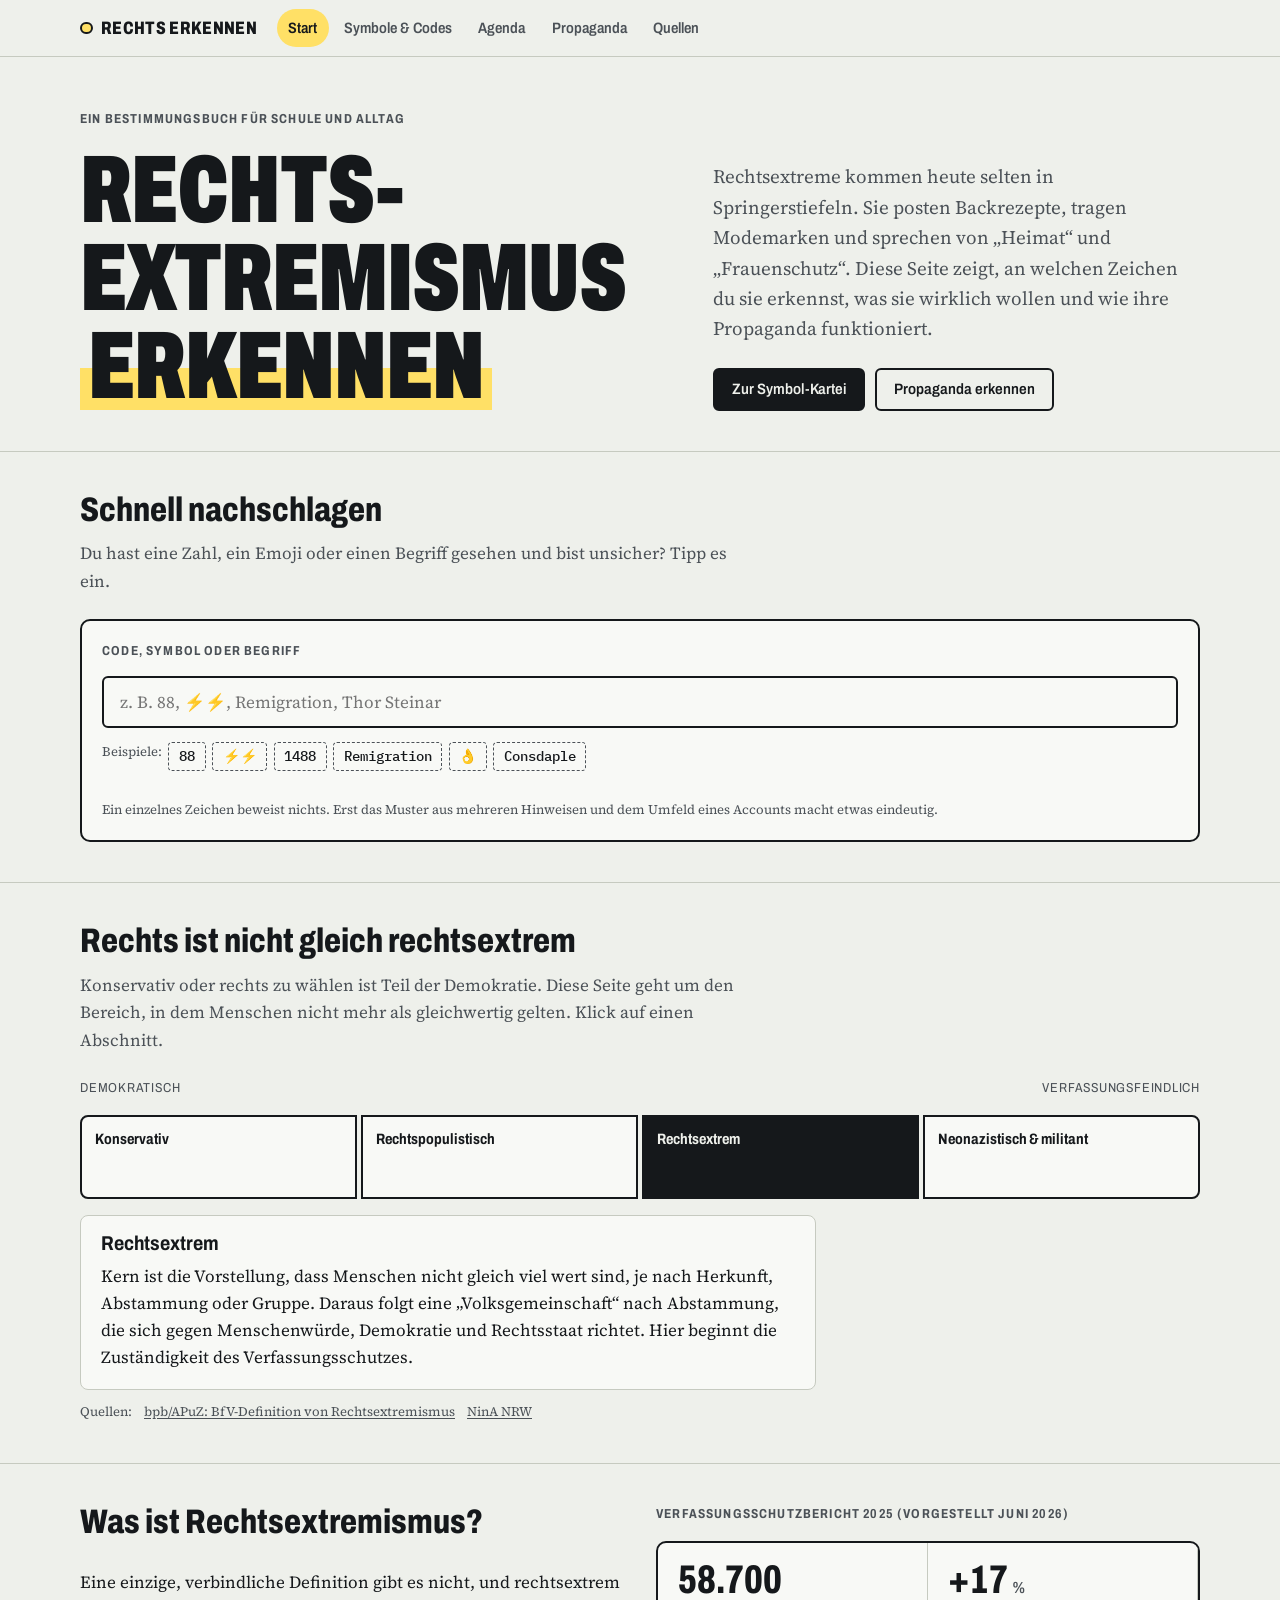
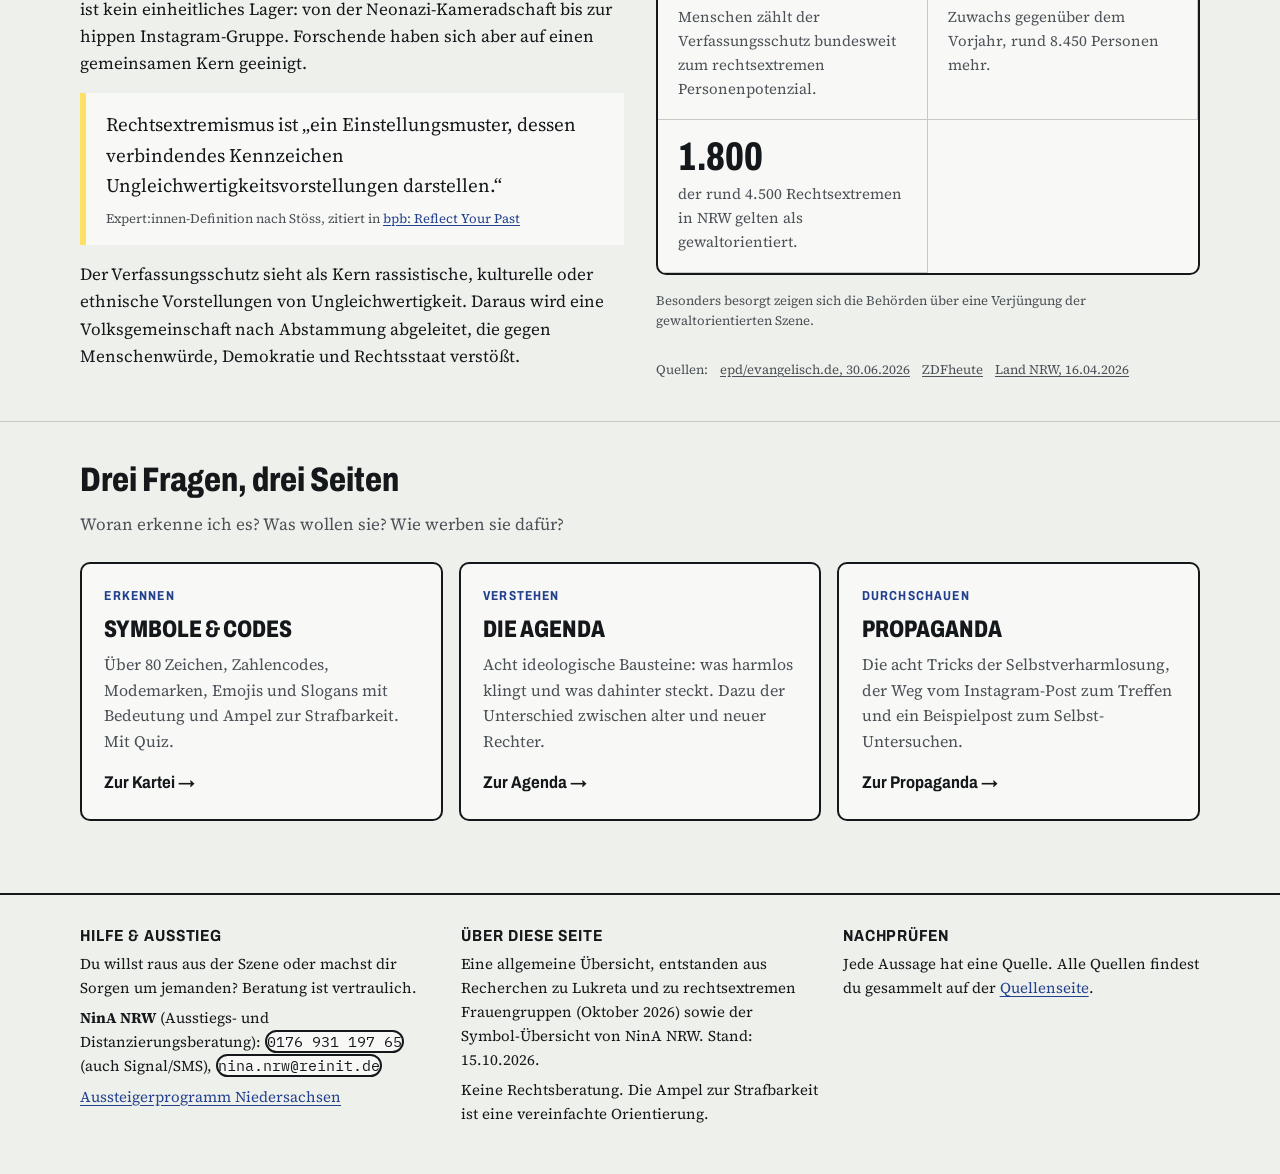
<file: rechts-erkennen/index.html>
<!doctype html>
<html lang="de">
<head>
<meta charset="utf-8">
<meta name="viewport" content="width=device-width, initial-scale=1, viewport-fit=cover">
<title>Rechts erkennen</title>
<meta name="claude:viewport-fit-sides" content="cover">
<link rel="preconnect" href="https://fonts.googleapis.com"><link rel="preconnect" href="https://fonts.gstatic.com" crossorigin><link rel="stylesheet" href="https://fonts.googleapis.com/css2?family=Archivo:wdth,wght@62..125,400..900&family=IBM+Plex+Mono:wght@400;500;600&family=Source+Serif+4:opsz,wght@8..60,400;8..60,600&display=swap">
<link rel="stylesheet" href="style.css">
</head>
<body>
<header class="site-head"><div class="wrap">
<a class="brand" href="index.html"><span class="dot" aria-hidden="true"></span>Rechts erkennen</a>
<nav class="nav" aria-label="Hauptnavigation"><a href="index.html" aria-current="page">Start</a><a href="symbole.html">Symbole & Codes</a><a href="agenda.html">Agenda</a><a href="propaganda.html">Propaganda</a><a href="quellen.html">Quellen</a></nav>
</div></header>
<main>
<div class="wrap hero">
  <div class="stack">
    <p class="label">Ein Bestimmungsbuch für Schule und Alltag</p>
    <h1>Rechts&shy;extremismus <span class="mk">erkennen</span></h1>
  </div>
  <div class="stack">
    <p class="lede">Rechtsextreme kommen heute selten in Springerstiefeln. Sie posten Backrezepte, tragen Modemarken und sprechen von „Heimat“ und „Frauenschutz“. Diese Seite zeigt, an welchen Zeichen du sie erkennst, was sie wirklich wollen und wie ihre Propaganda funktioniert.</p>
    <div class="actions">
      <a class="btn" href="symbole.html">Zur Symbol-Kartei</a>
      <a class="btn ghost" href="propaganda.html">Propaganda erkennen</a>
    </div>
  </div>
</div>

<section class="block"><div class="wrap">
  <h2>Schnell nachschlagen</h2>
  <p class="sub">Du hast eine Zahl, ein Emoji oder einen Begriff gesehen und bist unsicher? Tipp es ein.</p>
  <div class="decoder" data-decoder>
    <label class="label" for="dec-home">Code, Symbol oder Begriff</label>
    <input id="dec-home" type="search" placeholder="z. B. 88, ⚡⚡, Remigration, Thor Steinar" autocomplete="off">
    <div class="tries"><span class="small">Beispiele:</span> <button type="button">88</button><button type="button">⚡⚡</button><button type="button">1488</button><button type="button">Remigration</button><button type="button">👌</button><button type="button">Consdaple</button></div>
    <div class="dec-results" aria-live="polite"></div>
    <p class="hint">Ein einzelnes Zeichen beweist nichts. Erst das Muster aus mehreren Hinweisen und dem Umfeld eines Accounts macht etwas eindeutig.</p>
  </div>
</div></section>

<section class="block"><div class="wrap">
  <h2>Rechts ist nicht gleich rechtsextrem</h2>
  <p class="sub">Konservativ oder rechts zu wählen ist Teil der Demokratie. Diese Seite geht um den Bereich, in dem Menschen nicht mehr als gleichwertig gelten. Klick auf einen Abschnitt.</p>
  <div class="spectrum" id="spectrum">
    <div class="sp-scale" aria-hidden="true"><span>demokratisch</span><span>verfassungsfeindlich</span></div>
    <div class="sp-bar">
      <button class="sp-seg" type="button" aria-pressed="false">Konservativ <span class="tick"></span></button>
      <button class="sp-seg" type="button" aria-pressed="false">Rechts&shy;populistisch <span class="tick"></span></button>
      <button class="sp-seg" type="button" aria-pressed="true">Rechts&shy;extrem <span class="tick"></span></button>
      <button class="sp-seg" type="button" aria-pressed="false">Neonazistisch &amp; militant <span class="tick"></span></button>
    </div>
    <div class="sp-out" hidden>
      <h3>Konservativ</h3>
      <p>Will Bewährtes bewahren: Tradition, Familie, Ordnung, oft eine strengere Migrationspolitik. Erkennt Menschenwürde, Demokratie und Rechtsstaat an und streitet mit Argumenten. Völlig legitim.</p>
    </div>
    <div class="sp-out" hidden>
      <h3>Rechtspopulistisch</h3>
      <p>Teilt die Welt in „das Volk“ und „die Elite“, vereinfacht stark und arbeitet mit Angst und Empörung. Bewegt sich oft im Grenzbereich: Nicht jede populistische Aussage ist extremistisch, aber populistische Sprache kann extreme Positionen anschlussfähig machen.</p>
    </div>
    <div class="sp-out">
      <h3>Rechtsextrem</h3>
      <p>Kern ist die Vorstellung, dass Menschen nicht gleich viel wert sind, je nach Herkunft, Abstammung oder Gruppe. Daraus folgt eine „Volksgemeinschaft“ nach Abstammung, die sich gegen Menschenwürde, Demokratie und Rechtsstaat richtet. Hier beginnt die Zuständigkeit des Verfassungsschutzes.</p>
    </div>
    <div class="sp-out" hidden>
      <h3>Neonazistisch &amp; militant</h3>
      <p>Bezieht sich offen positiv auf den Nationalsozialismus, nutzt NS-Symbole und Codes wie 88, ist oft gewaltbereit. Viele Gruppen aus diesem Bereich sind verboten, etwa Combat 18 (2020) oder die Hammerskins (2023).</p>
    </div>
  </div>
  <div class="srcs"><span>Quellen:</span><a href="https://www.bpb.de/shop/zeitschriften/apuz/reichsbuerger-2025/572710/verschwoerungsideologischer-souveraenismus-und-rechtsextremismus" target="_blank" rel="noopener">bpb/APuZ: BfV-Definition von Rechtsextremismus</a><a href="https://nina-nrw.de/codes-und-symbole/" target="_blank" rel="noopener">NinA NRW</a></div>
</div></section>

<section class="block"><div class="wrap two">
  <div class="stack">
    <h2 class="h2">Was ist Rechtsextremismus?</h2>
    <p>Eine einzige, verbindliche Definition gibt es nicht, und rechtsextrem ist kein einheitliches Lager: von der Neonazi-Kameradschaft bis zur hippen Instagram-Gruppe. Forschende haben sich aber auf einen gemeinsamen Kern geeinigt.</p>
    <blockquote class="def">Rechtsextremismus ist „ein Einstellungsmuster, dessen verbindendes Kennzeichen Ungleichwertigkeitsvorstellungen darstellen.“<cite>Expert:innen-Definition nach Stöss, zitiert in <a href="https://www.bpb.de/lernen/projekte/reflect-your-past/313956/rechtsextremismus-und-religioes-begruendeter-extremismus" target="_blank" rel="noopener">bpb: Reflect Your Past</a></cite></blockquote>
    <p>Der Verfassungsschutz sieht als Kern rassistische, kulturelle oder ethnische Vorstellungen von Ungleichwertigkeit. Daraus wird eine Volksgemeinschaft nach Abstammung abgeleitet, die gegen Menschenwürde, Demokratie und Rechtsstaat verstößt.</p>
  </div>
  <div class="stack">
    <p class="label">Verfassungsschutzbericht 2025 (vorgestellt Juni 2026)</p>
    <div class="stats">
      <div class="stat"><span class="num">58.700</span><p>Menschen zählt der Verfassungsschutz bundesweit zum rechtsextremen Personenpotenzial.</p></div>
      <div class="stat"><span class="num">+17<small>%</small></span><p>Zuwachs gegenüber dem Vorjahr, rund 8.450 Personen mehr.</p></div>
      <div class="stat"><span class="num">1.800</span><p>der rund 4.500 Rechtsextremen in NRW gelten als gewaltorientiert.</p></div>
    </div>
    <p class="small">Besonders besorgt zeigen sich die Behörden über eine Verjüngung der gewaltorientierten Szene.</p>
    <div class="srcs"><span>Quellen:</span><a href="https://www.evangelisch.de/inhalte/256778/30-06-2026/verfassungsschutz-geht-von-mehr-extremisten-aus" target="_blank" rel="noopener">epd/evangelisch.de, 30.06.2026</a><a href="https://www.zdfheute.de/politik/verfassungsschutz-verfassungschutzbericht-rechtsextremismus-dobrindt-100.html" target="_blank" rel="noopener">ZDFheute</a><a href="https://www.land.nrw/pressemitteilung/verfassungsschutzbericht-2025-extremistische-szenen-wachsen-kuenstliche" target="_blank" rel="noopener">Land NRW, 16.04.2026</a></div>
  </div>
</div></section>

<section class="block"><div class="wrap">
  <h2>Drei Fragen, drei Seiten</h2>
  <p class="sub">Woran erkenne ich es? Was wollen sie? Wie werben sie dafür?</p>
  <div class="doors">
    <a class="door" href="symbole.html"><span class="label">Erkennen</span><h3>Symbole &amp; Codes</h3><p>Über 80 Zeichen, Zahlencodes, Modemarken, Emojis und Slogans mit Bedeutung und Ampel zur Strafbarkeit. Mit Quiz.</p><span class="go">Zur Kartei →</span></a>
    <a class="door" href="agenda.html"><span class="label">Verstehen</span><h3>Die Agenda</h3><p>Acht ideologische Bausteine: was harmlos klingt und was dahinter steckt. Dazu der Unterschied zwischen alter und neuer Rechter.</p><span class="go">Zur Agenda →</span></a>
    <a class="door" href="propaganda.html"><span class="label">Durchschauen</span><h3>Propaganda</h3><p>Die acht Tricks der Selbstverharmlosung, der Weg vom Instagram-Post zum Treffen und ein Beispielpost zum Selbst-Untersuchen.</p><span class="go">Zur Propaganda →</span></a>
  </div>
</div></section>

</main>
<footer class="site-foot"><div class="wrap">
<div><h3>Hilfe &amp; Ausstieg</h3>
<p>Du willst raus aus der Szene oder machst dir Sorgen um jemanden? Beratung ist vertraulich.</p>
<p><strong>NinA NRW</strong> (Ausstiegs- und Distanzierungsberatung): <span class="phone">0176 931 197 65</span> (auch Signal/SMS), <span class="phone">nina.nrw@reinit.de</span></p>
<p><a href="https://aussteigerprogramm-niedersachsen.de/" target="_blank" rel="noopener">Aussteigerprogramm Niedersachsen</a></p></div>
<div><h3>Über diese Seite</h3>
<p>Eine allgemeine Übersicht, entstanden aus Recherchen zu Lukreta und zu rechtsextremen Frauengruppen (Oktober 2026) sowie der Symbol-Übersicht von NinA NRW. Stand: 15.10.2026.</p>
<p>Keine Rechtsberatung. Die Ampel zur Strafbarkeit ist eine vereinfachte Orientierung.</p></div>
<div><h3>Nachprüfen</h3>
<p>Jede Aussage hat eine Quelle. Alle Quellen findest du gesammelt auf der <a href="quellen.html">Quellenseite</a>.</p></div>
</div></footer>
<script src="data.js"></script>
<script src="app.js"></script>
</body>
</html>
</file>
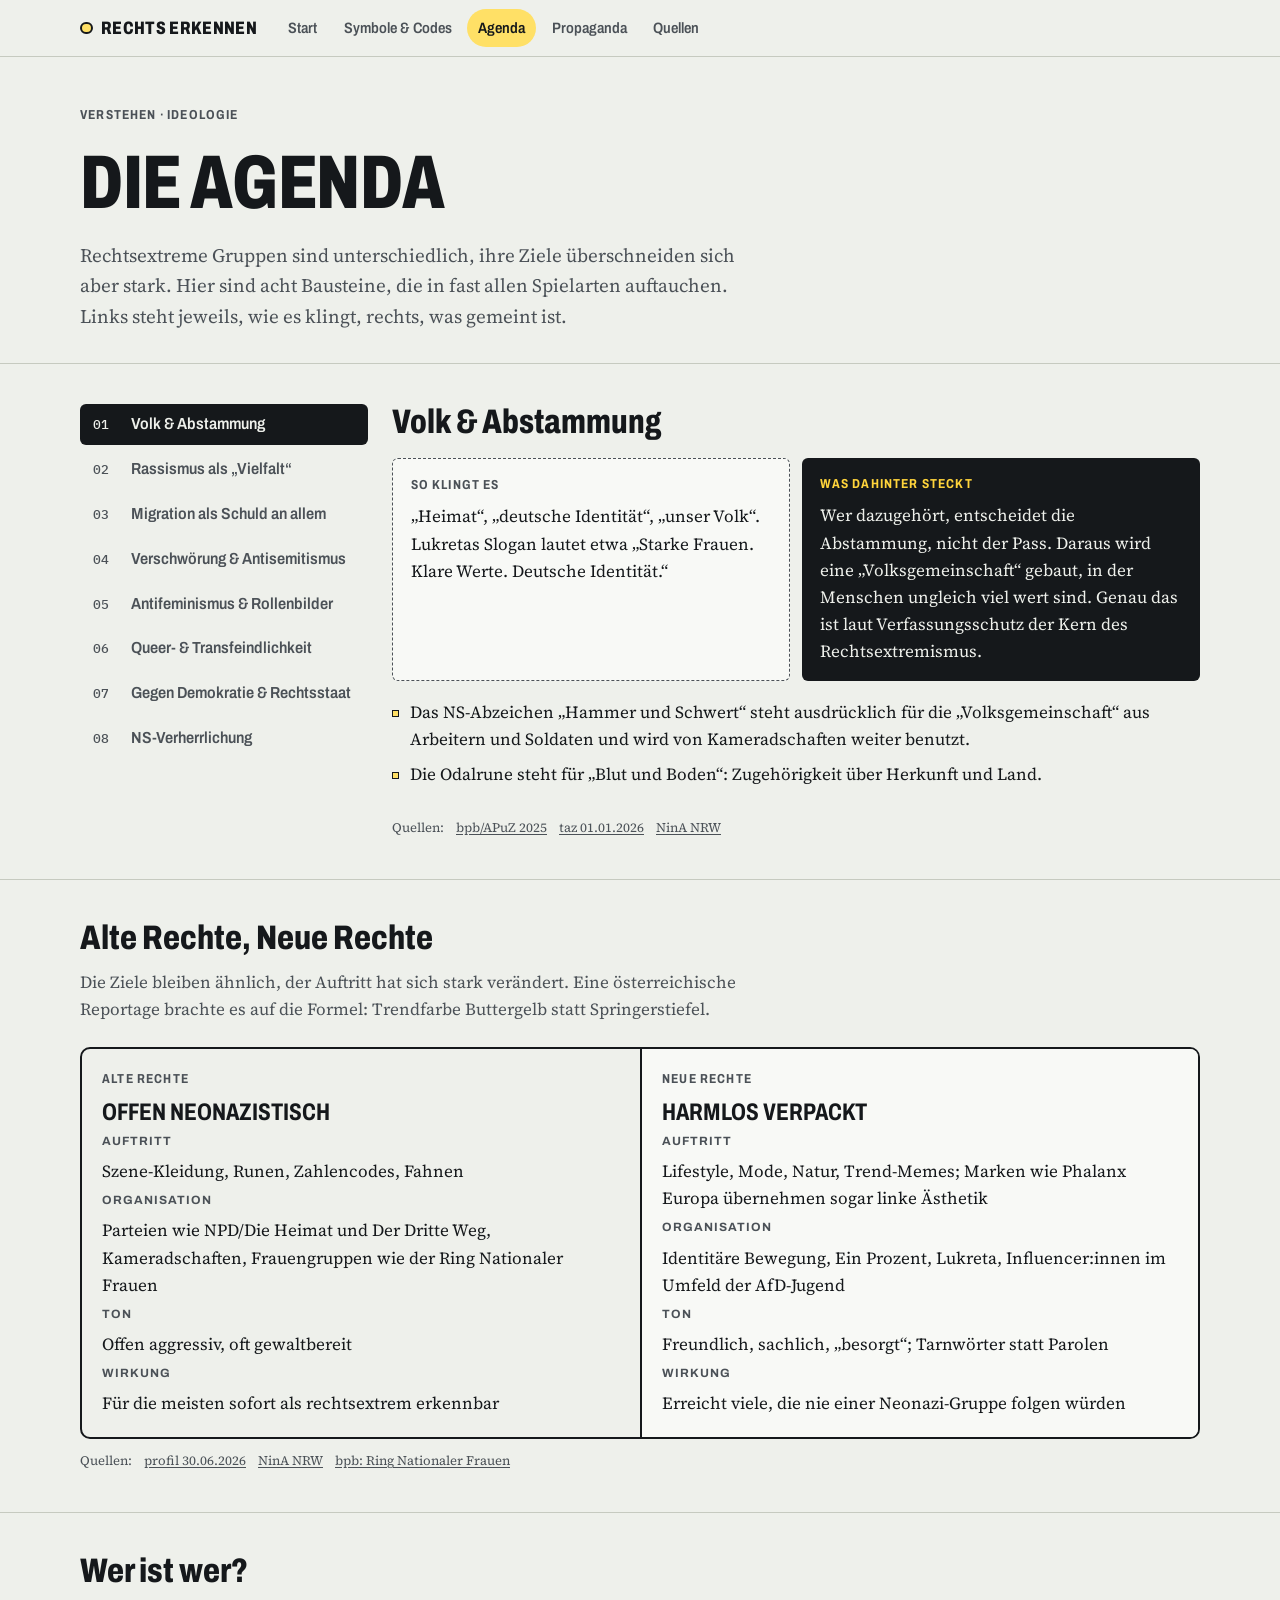
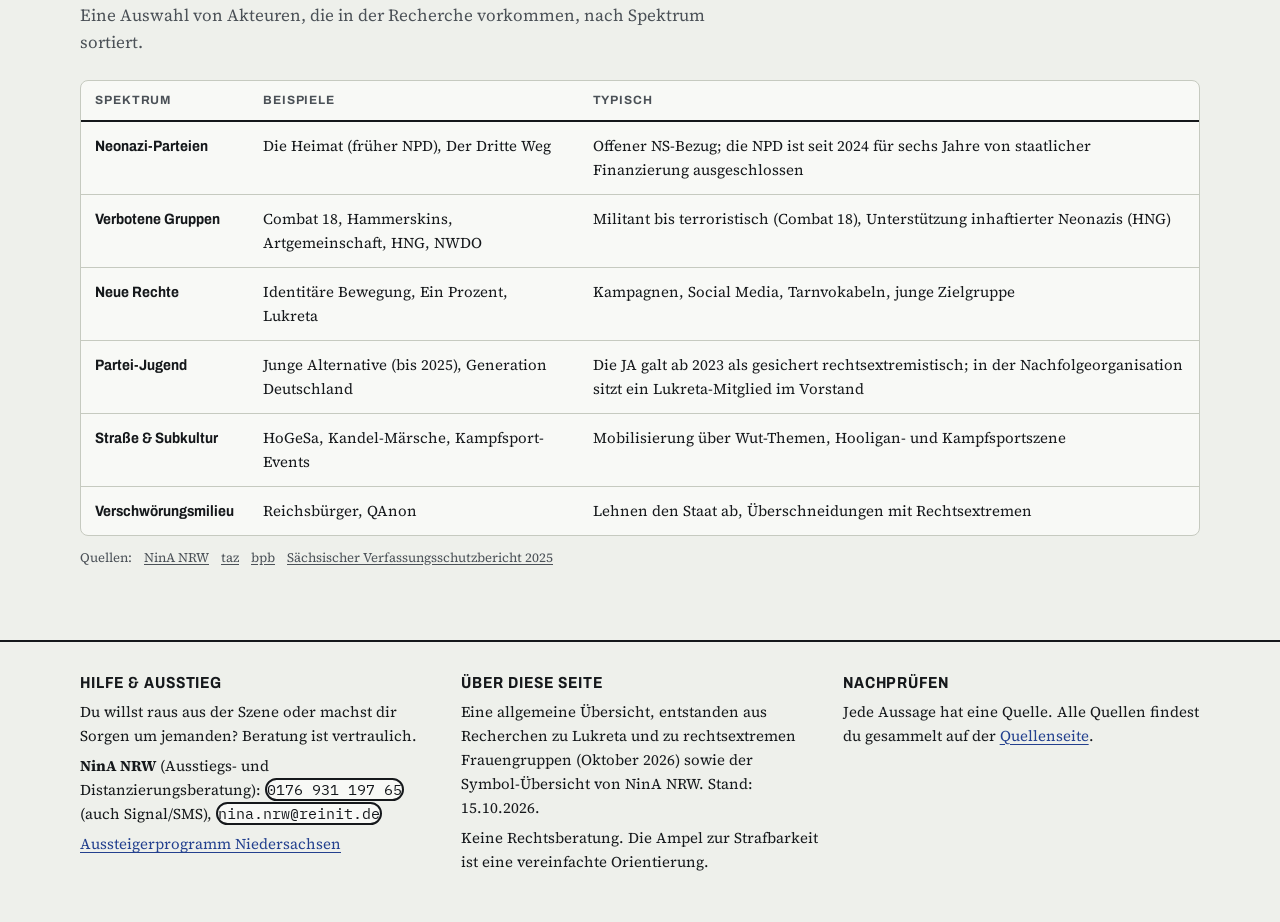
<file: rechts-erkennen/agenda.html>
<!doctype html>
<html lang="de">
<head>
<meta charset="utf-8">
<meta name="viewport" content="width=device-width, initial-scale=1, viewport-fit=cover">
<title>Die Agenda</title>
<meta name="claude:viewport-fit-sides" content="cover">
<link rel="preconnect" href="https://fonts.googleapis.com"><link rel="preconnect" href="https://fonts.gstatic.com" crossorigin><link rel="stylesheet" href="https://fonts.googleapis.com/css2?family=Archivo:wdth,wght@62..125,400..900&family=IBM+Plex+Mono:wght@400;500;600&family=Source+Serif+4:opsz,wght@8..60,400;8..60,600&display=swap">
<link rel="stylesheet" href="style.css">
</head>
<body>
<header class="site-head"><div class="wrap">
<a class="brand" href="index.html"><span class="dot" aria-hidden="true"></span>Rechts erkennen</a>
<nav class="nav" aria-label="Hauptnavigation"><a href="index.html">Start</a><a href="symbole.html">Symbole & Codes</a><a href="agenda.html" aria-current="page">Agenda</a><a href="propaganda.html">Propaganda</a><a href="quellen.html">Quellen</a></nav>
</div></header>
<main>
<div class="wrap page-head">
  <p class="label">Verstehen · Ideologie</p>
  <h1>Die Agenda</h1>
  <p class="lede">Rechtsextreme Gruppen sind unterschiedlich, ihre Ziele überschneiden sich aber stark. Hier sind acht Bausteine, die in fast allen Spielarten auftauchen. Links steht jeweils, wie es klingt, rechts, was gemeint ist.</p>
</div>

<section class="block"><div class="wrap">
  <div class="tabs" data-tabs>
    <div class="tablist" role="tablist" aria-label="Ideologische Bausteine">
      <button role="tab" id="t1" aria-controls="p1"><span class="n">01</span>Volk &amp; Abstammung</button>
      <button role="tab" id="t2" aria-controls="p2"><span class="n">02</span>Rassismus als „Vielfalt“</button>
      <button role="tab" id="t3" aria-controls="p3"><span class="n">03</span>Migration als Schuld an allem</button>
      <button role="tab" id="t4" aria-controls="p4"><span class="n">04</span>Verschwörung &amp; Antisemitismus</button>
      <button role="tab" id="t5" aria-controls="p5"><span class="n">05</span>Antifeminismus &amp; Rollenbilder</button>
      <button role="tab" id="t6" aria-controls="p6"><span class="n">06</span>Queer- &amp; Transfeindlichkeit</button>
      <button role="tab" id="t7" aria-controls="p7"><span class="n">07</span>Gegen Demokratie &amp; Rechtsstaat</button>
      <button role="tab" id="t8" aria-controls="p8"><span class="n">08</span>NS-Verherrlichung</button>
    </div>

    <div role="tabpanel" id="p1" aria-labelledby="t1">
      <h3>Volk &amp; Abstammung</h3>
      <div class="versus">
        <div class="says"><span class="label">So klingt es</span><p>„Heimat“, „deutsche Identität“, „unser Volk“. Lukretas Slogan lautet etwa „Starke Frauen. Klare Werte. Deutsche Identität.“</p></div>
        <div class="means"><span class="label">Was dahinter steckt</span><p>Wer dazugehört, entscheidet die Abstammung, nicht der Pass. Daraus wird eine „Volksgemeinschaft“ gebaut, in der Menschen ungleich viel wert sind. Genau das ist laut Verfassungsschutz der Kern des Rechtsextremismus.</p></div>
      </div>
      <ul class="examples">
        <li>Das NS-Abzeichen „Hammer und Schwert“ steht ausdrücklich für die „Volksgemeinschaft“ aus Arbeitern und Soldaten und wird von Kameradschaften weiter benutzt.</li>
        <li>Die Odalrune steht für „Blut und Boden“: Zugehörigkeit über Herkunft und Land.</li>
      </ul>
      <div class="srcs"><span>Quellen:</span><a href="https://www.bpb.de/shop/zeitschriften/apuz/reichsbuerger-2025/572710/verschwoerungsideologischer-souveraenismus-und-rechtsextremismus" target="_blank" rel="noopener">bpb/APuZ 2025</a><a href="https://taz.de/Rechtsextremistische-Frauen/!6139926/" target="_blank" rel="noopener">taz 01.01.2026</a><a href="https://nina-nrw.de/codes-und-symbole/" target="_blank" rel="noopener">NinA NRW</a></div>
    </div>

    <div role="tabpanel" id="p2" aria-labelledby="t2" hidden>
      <h3>Rassismus als „Vielfalt“</h3>
      <div class="versus">
        <div class="says"><span class="label">So klingt es</span><p>„Wir wollen die Vielfalt der Völker erhalten.“ Die Identitäre Bewegung nennt sich „ethnopluralistisch“.</p></div>
        <div class="means"><span class="label">Was dahinter steckt</span><p>Jedes „Volk“ soll in „seinem“ Land bleiben, Vermischung gilt als Bedrohung. Das ist alter Rassismus mit neuem Wort. NinA NRW stuft die Positionen der IB als eindeutig rassistisch ein.</p></div>
      </div>
      <ul class="examples">
        <li>Die Forderung nach „Remigration“ folgt direkt daraus: Menschen mit Migrationsgeschichte sollen das Land verlassen, auch mit deutschem Pass.</li>
        <li>Offen rassistische Varianten: „White Power“, „14 Words“, „White Lives Matter“.</li>
      </ul>
      <div class="srcs"><span>Quellen:</span><a href="https://nina-nrw.de/codes-und-symbole/" target="_blank" rel="noopener">NinA NRW</a><a href="https://www.frnrw.de/fileadmin/frnrw/media/downloads/Pressemitteilungen/20240116_PM_Remigration_ist_Unwort_des_Jahres.pdf" target="_blank" rel="noopener">Flüchtlingsrat NRW</a></div>
    </div>

    <div role="tabpanel" id="p3" aria-labelledby="t3" hidden>
      <h3>Migration als Schuld an allem</h3>
      <div class="versus">
        <div class="says"><span class="label">So klingt es</span><p>„Wir wollen uns wieder sicher fühlen.“ „Importierte Gewalt.“ „Kandel ist überall.“ „Nur Remigration schützt unsere Frauen.“</p></div>
        <div class="means"><span class="label">Was dahinter steckt</span><p>Sexualisierte Gewalt wird fast nur Migranten zugeschrieben, als gäbe es sie in der eigenen Gesellschaft nicht. Forschende nennen das Ethnosexismus oder Femonationalismus: Frauenschutz wird zum Vorwand für Rassismus.</p></div>
      </div>
      <ul class="examples">
        <li>Häusliche Gewalt, die häufigste Form, kommt kaum vor. 2024 wurden rund 266.000 Menschen als Opfer häuslicher Gewalt erfasst; Lukreta postete zur neuen Studie dazu nichts.</li>
        <li>Nach dem Mord in Kandel liefen monatliche Märsche unter dem Namen „Frauenbündnis“. Die meisten Teilnehmenden waren weder Frauen noch aus dem Ort.</li>
        <li>Die NRW-Sicherheitsbehörden stellen fest, dass Lukreta das Thema sexuelle Gewalt nutzt, um Migranten pauschal als Täter abzustempeln.</li>
      </ul>
      <div class="srcs"><span>Quellen:</span><a href="https://www.campact.de/blog/2026/02/lukreta-rechtsextreme-mit-lippenstift/" target="_blank" rel="noopener">Campact 27.02.2026</a><a href="https://taz.de/Rechtsextremistische-Frauen/!6139926/" target="_blank" rel="noopener">taz</a><a href="https://kommunal.de/urteil-kandel" target="_blank" rel="noopener">kommunal.de</a><a href="https://www.rosalux.de/dokumentation/id/14363" target="_blank" rel="noopener">Sara Farris / Rosa-Luxemburg-Stiftung</a></div>
    </div>

    <div role="tabpanel" id="p4" aria-labelledby="t4" hidden>
      <h3>Verschwörung &amp; Antisemitismus</h3>
      <div class="versus">
        <div class="says"><span class="label">So klingt es</span><p>„Das ist doch geplant.“ „Großer Austausch.“ „Die Globalisten.“ „Clown World“. Oder nur ein „Q“ in der Bio.</p></div>
        <div class="means"><span class="label">Was dahinter steckt</span><p>Hinter gesellschaftlichem Wandel soll eine geheime Elite stecken, die die Bevölkerung absichtlich „austauscht“. Diese Elite wird meist als jüdisch gedacht. Viele dieser Mythen sind im Kern antisemitisch.</p></div>
      </div>
      <ul class="examples">
        <li>„ZOG“ und „New World Order“ behaupten eine heimliche jüdische Weltherrschaft.</li>
        <li>„Großer Austausch“ und „Umvolkung“: Die AfD meidet diese Wörter laut Amadeu Antonio Stiftung strategisch, um den Verfassungsschutz nicht auf sich zu ziehen.</li>
        <li>QAnon verbindet Verschwörungsglauben mit extrem rechten Erzählungen.</li>
      </ul>
      <div class="srcs"><span>Quellen:</span><a href="https://nina-nrw.de/codes-und-symbole/" target="_blank" rel="noopener">NinA NRW</a><a href="https://www.amadeu-antonio-stiftung.de/wp-content/uploads/2024/06/Echte-Maenner-Netz1.pdf" target="_blank" rel="noopener">AAS 2024</a><a href="https://www.profil.at/oesterreich/rechtsextreme-influencerinnen-butter-yellow-statt-springerstiefel/403173557" target="_blank" rel="noopener">profil</a></div>
    </div>

    <div role="tabpanel" id="p5" aria-labelledby="t5" hidden>
      <h3>Antifeminismus &amp; Rollenbilder</h3>
      <div class="versus">
        <div class="says"><span class="label">So klingt es</span><p>„Ich habe mich frei für Familie entschieden.“ „Feminismus von rechts.“ „Gesunder Feminismus.“</p></div>
        <div class="means"><span class="label">Was dahinter steckt</span><p>Mann und Frau haben feste, „natürliche“ Aufgaben, Frauen vor allem Mutterschaft für das „Volk“. Gleichstellung und moderner Feminismus gelten als Feindbild. Die Politikwissenschaftlerin Annette Henninger nennt die „Wahlfreiheit“ ein geborgtes Argument.</p></div>
      </div>
      <ul class="examples">
        <li>„Neue Deutsche machen wir selbst“: Kinderkriegen als nationale Pflicht statt Einwanderung.</li>
        <li>Tradwife-Memes wie „Procreation – An Act of Defiance“ machen (weiße) Kinder zum Widerstand.</li>
        <li>Abtreibungsgegnerschaft taucht in Memes und Posts immer wieder auf.</li>
      </ul>
      <div class="srcs"><span>Quellen:</span><a href="https://taz.de/Rechtsextremistische-Frauen/!6139926/" target="_blank" rel="noopener">taz</a><a href="https://www.campact.de/blog/2026/02/lukreta-rechtsextreme-mit-lippenstift/" target="_blank" rel="noopener">Campact</a><a href="https://www.amadeu-antonio-stiftung.de/wp-content/uploads/2024/06/Echte-Maenner-Netz1.pdf" target="_blank" rel="noopener">AAS 2024</a><a href="https://nina-nrw.de/codes-und-symbole/" target="_blank" rel="noopener">NinA NRW</a></div>
    </div>

    <div role="tabpanel" id="p6" aria-labelledby="t6" hidden>
      <h3>Queer- &amp; Transfeindlichkeit</h3>
      <div class="versus">
        <div class="says"><span class="label">So klingt es</span><p>„Es gibt nur zwei.“ „Schutz für Kinder.“ „Stolzmonat statt Pride.“</p></div>
        <div class="means"><span class="label">Was dahinter steckt</span><p>Queere Menschen werden als Gefahr für Kinder und Jugendliche dargestellt. Das Thema dient als Brücke in die Mitte: Diese Ansichten finden auch außerhalb der extremen Rechten Zustimmung und öffnen die Tür für weitere Inhalte.</p></div>
      </div>
      <ul class="examples">
        <li>#nurzwei in der Bio, #Stolzmonat als Gegenkampagne zum Pride Month, #FrauenSagenNein gegen das Selbstbestimmungsgesetz.</li>
        <li>Seit 2022 postet Lukreta zunehmend transfeindliche Inhalte, etwa zum Frauensport.</li>
      </ul>
      <div class="srcs"><span>Quellen:</span><a href="https://www.amadeu-antonio-stiftung.de/wp-content/uploads/2024/06/Echte-Maenner-Netz1.pdf" target="_blank" rel="noopener">AAS 2024</a><a href="https://www.campact.de/blog/2026/02/lukreta-rechtsextreme-mit-lippenstift/" target="_blank" rel="noopener">Campact</a><a href="https://nina-nrw.de/codes-und-symbole/" target="_blank" rel="noopener">NinA NRW</a></div>
    </div>

    <div role="tabpanel" id="p7" aria-labelledby="t7" hidden>
      <h3>Gegen Demokratie &amp; Rechtsstaat</h3>
      <div class="versus">
        <div class="says"><span class="label">So klingt es</span><p>„Die da oben.“ „Clown World.“ „Widerstand.“ Oder die schwarz-weiß-rote Reichsflagge am Balkon.</p></div>
        <div class="means"><span class="label">Was dahinter steckt</span><p>Extremist:innen wollen nach der Definition des Verfassungsschutzes die Grundwerte der freiheitlichen Demokratie beseitigen. Demokratische Politik wird als lächerlich oder illegitim dargestellt, Gegner:innen werden zu Feinden.</p></div>
      </div>
      <ul class="examples">
        <li>Reichsbürger:innen erkennen die Bundesrepublik nicht an und zeigen die Flagge des Kaiserreichs.</li>
        <li>„Anti-Antifa“: Gegner:innen werden gezielt ausgespäht und angegriffen.</li>
        <li>Bürgerwehr-Kampagnen wie die „Schutzzone“ der NPD stellen den Staat als handlungsunfähig dar.</li>
      </ul>
      <div class="srcs"><span>Quellen:</span><a href="https://www.bpb.de/lernen/projekte/reflect-your-past/313956/rechtsextremismus-und-religioes-begruendeter-extremismus" target="_blank" rel="noopener">bpb: Reflect Your Past</a><a href="https://nina-nrw.de/codes-und-symbole/" target="_blank" rel="noopener">NinA NRW</a></div>
    </div>

    <div role="tabpanel" id="p8" aria-labelledby="t8" hidden>
      <h3>NS-Verherrlichung</h3>
      <div class="versus">
        <div class="says"><span class="label">So klingt es</span><p>Meist gar nicht ausgesprochen: eine 88 im Nutzernamen, ein Shirt mit „HTLR“, ein Bild von Rudolf Heß.</p></div>
        <div class="means"><span class="label">Was dahinter steckt</span><p>Der offen neonazistische Teil der Szene bezieht sich positiv auf den Nationalsozialismus. Weil viele Zeichen verboten sind, entstehen Ersatzcodes. Parteien wie Der Dritte Weg haben laut NinA enge inhaltliche Bezüge zum NS.</p></div>
      </div>
      <ul class="examples">
        <li>Zahlencodes 18, 88, 1488 und Buchstabenspiele wie HKNKRZ oder Consdaple.</li>
        <li>Runen statt Kreuz und Stern in Todesanzeigen, Schwarze Sonne als Tattoo.</li>
      </ul>
      <div class="srcs"><span>Quellen:</span><a href="https://nina-nrw.de/codes-und-symbole/" target="_blank" rel="noopener">NinA NRW</a><a href="https://nrw.edumaps.de/file/3358707013883944083.pdf/1s8t67h" target="_blank" rel="noopener">Social-Media-Scouts-Workshop</a></div>
    </div>
  </div>
</div></section>

<section class="block"><div class="wrap">
  <h2>Alte Rechte, Neue Rechte</h2>
  <p class="sub">Die Ziele bleiben ähnlich, der Auftritt hat sich stark verändert. Eine österreichische Reportage brachte es auf die Formel: Trendfarbe Buttergelb statt Springerstiefel.</p>
  <div class="oldnew">
    <div>
      <p class="label">Alte Rechte</p>
      <h3>Offen neonazistisch</h3>
      <dl>
        <dt>Auftritt</dt><dd>Szene-Kleidung, Runen, Zahlencodes, Fahnen</dd>
        <dt>Organisation</dt><dd>Parteien wie NPD/Die Heimat und Der Dritte Weg, Kameradschaften, Frauengruppen wie der Ring Nationaler Frauen</dd>
        <dt>Ton</dt><dd>Offen aggressiv, oft gewaltbereit</dd>
        <dt>Wirkung</dt><dd>Für die meisten sofort als rechtsextrem erkennbar</dd>
      </dl>
    </div>
    <div>
      <p class="label">Neue Rechte</p>
      <h3>Harmlos verpackt</h3>
      <dl>
        <dt>Auftritt</dt><dd>Lifestyle, Mode, Natur, Trend-Memes; Marken wie Phalanx Europa übernehmen sogar linke Ästhetik</dd>
        <dt>Organisation</dt><dd>Identitäre Bewegung, Ein Prozent, Lukreta, Influencer:innen im Umfeld der AfD-Jugend</dd>
        <dt>Ton</dt><dd>Freundlich, sachlich, „besorgt“; Tarnwörter statt Parolen</dd>
        <dt>Wirkung</dt><dd>Erreicht viele, die nie einer Neonazi-Gruppe folgen würden</dd>
      </dl>
    </div>
  </div>
  <div class="srcs"><span>Quellen:</span><a href="https://www.profil.at/oesterreich/rechtsextreme-influencerinnen-butter-yellow-statt-springerstiefel/403173557" target="_blank" rel="noopener">profil 30.06.2026</a><a href="https://nina-nrw.de/codes-und-symbole/" target="_blank" rel="noopener">NinA NRW</a><a href="https://www.bpb.de/themen/rechtsextremismus/dossier-rechtsextremismus/500812/ring-nationaler-frauen/" target="_blank" rel="noopener">bpb: Ring Nationaler Frauen</a></div>
</div></section>

<section class="block"><div class="wrap">
  <h2>Wer ist wer?</h2>
  <p class="sub">Eine Auswahl von Akteuren, die in der Recherche vorkommen, nach Spektrum sortiert.</p>
  <div class="tablewrap">
    <table class="plain">
      <thead><tr><th>Spektrum</th><th>Beispiele</th><th>Typisch</th></tr></thead>
      <tbody>
        <tr><td>Neonazi-Parteien</td><td>Die Heimat (früher NPD), Der Dritte Weg</td><td>Offener NS-Bezug; die NPD ist seit 2024 für sechs Jahre von staatlicher Finanzierung ausgeschlossen</td></tr>
        <tr><td>Verbotene Gruppen</td><td>Combat 18, Hammerskins, Artgemeinschaft, HNG, NWDO</td><td>Militant bis terroristisch (Combat 18), Unterstützung inhaftierter Neonazis (HNG)</td></tr>
        <tr><td>Neue Rechte</td><td>Identitäre Bewegung, Ein Prozent, Lukreta</td><td>Kampagnen, Social Media, Tarnvokabeln, junge Zielgruppe</td></tr>
        <tr><td>Partei-Jugend</td><td>Junge Alternative (bis 2025), Generation Deutschland</td><td>Die JA galt ab 2023 als gesichert rechtsextremistisch; in der Nachfolgeorganisation sitzt ein Lukreta-Mitglied im Vorstand</td></tr>
        <tr><td>Straße &amp; Subkultur</td><td>HoGeSa, Kandel-Märsche, Kampfsport-Events</td><td>Mobilisierung über Wut-Themen, Hooligan- und Kampfsportszene</td></tr>
        <tr><td>Verschwörungsmilieu</td><td>Reichsbürger, QAnon</td><td>Lehnen den Staat ab, Überschneidungen mit Rechtsextremen</td></tr>
      </tbody>
    </table>
  </div>
  <div class="srcs"><span>Quellen:</span><a href="https://nina-nrw.de/codes-und-symbole/" target="_blank" rel="noopener">NinA NRW</a><a href="https://taz.de/Rechtsextremistische-Frauen/!6139926/" target="_blank" rel="noopener">taz</a><a href="https://www.bpb.de/themen/rechtsextremismus/dossier-rechtsextremismus/500812/ring-nationaler-frauen/" target="_blank" rel="noopener">bpb</a><a href="https://verfassungsschutzberichte.de/pdfs/vsbericht-sn-2025.pdf" target="_blank" rel="noopener">Sächsischer Verfassungsschutzbericht 2025</a></div>
</div></section>

</main>
<footer class="site-foot"><div class="wrap">
<div><h3>Hilfe &amp; Ausstieg</h3>
<p>Du willst raus aus der Szene oder machst dir Sorgen um jemanden? Beratung ist vertraulich.</p>
<p><strong>NinA NRW</strong> (Ausstiegs- und Distanzierungsberatung): <span class="phone">0176 931 197 65</span> (auch Signal/SMS), <span class="phone">nina.nrw@reinit.de</span></p>
<p><a href="https://aussteigerprogramm-niedersachsen.de/" target="_blank" rel="noopener">Aussteigerprogramm Niedersachsen</a></p></div>
<div><h3>Über diese Seite</h3>
<p>Eine allgemeine Übersicht, entstanden aus Recherchen zu Lukreta und zu rechtsextremen Frauengruppen (Oktober 2026) sowie der Symbol-Übersicht von NinA NRW. Stand: 15.10.2026.</p>
<p>Keine Rechtsberatung. Die Ampel zur Strafbarkeit ist eine vereinfachte Orientierung.</p></div>
<div><h3>Nachprüfen</h3>
<p>Jede Aussage hat eine Quelle. Alle Quellen findest du gesammelt auf der <a href="quellen.html">Quellenseite</a>.</p></div>
</div></footer>
<script src="data.js"></script>
<script src="app.js"></script>
</body>
</html>
</file>
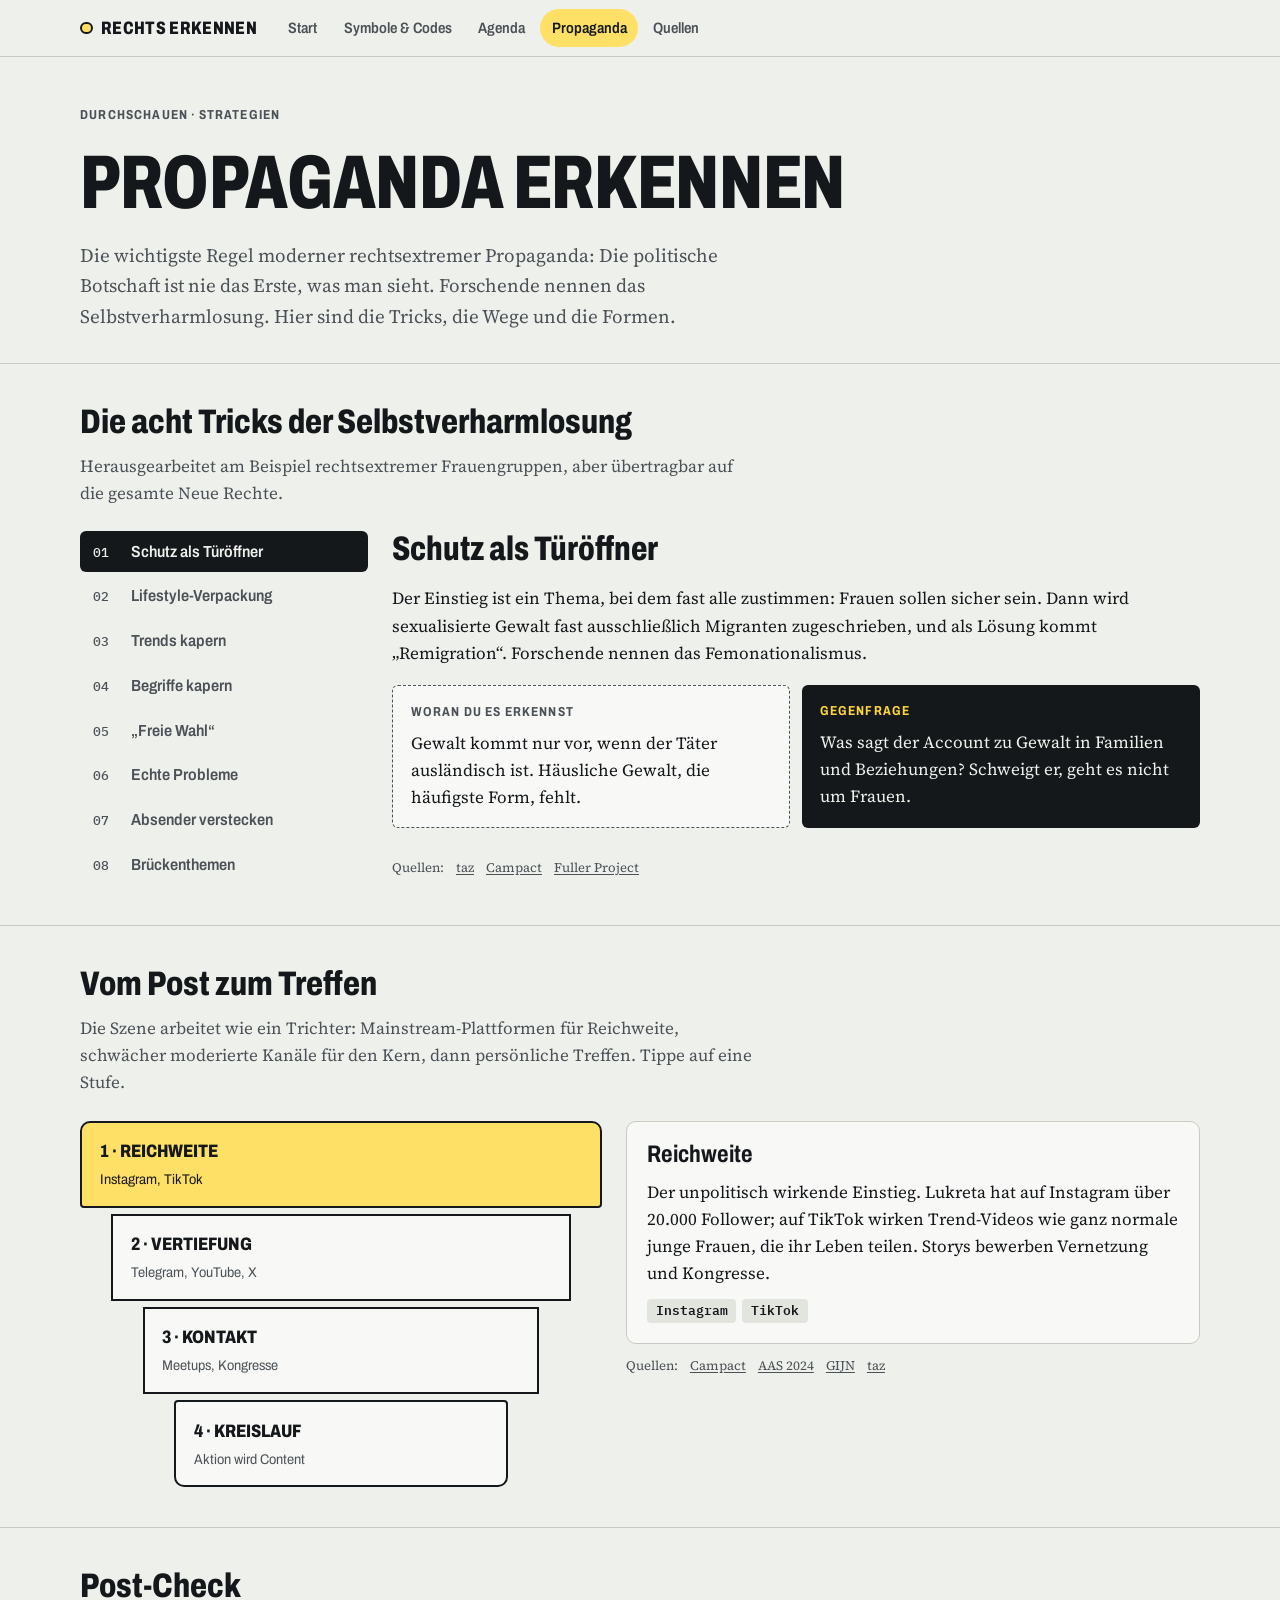
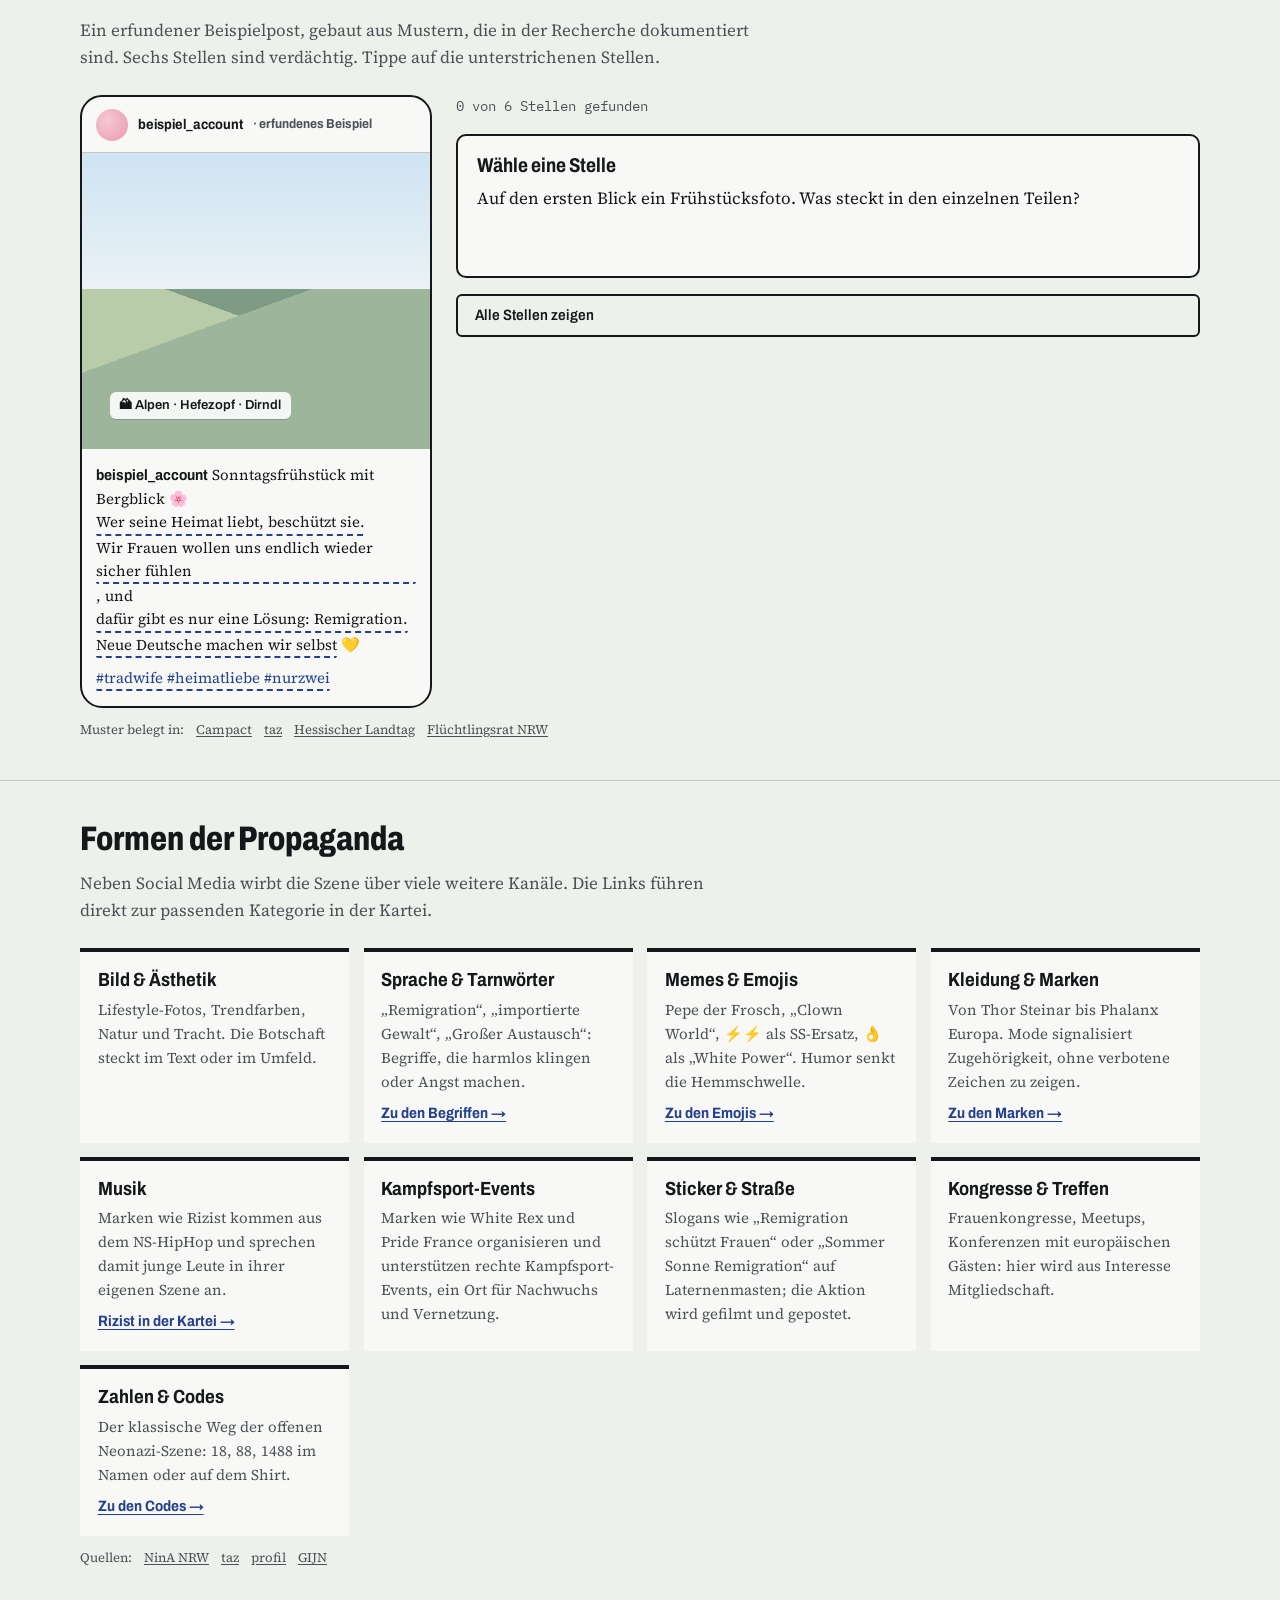
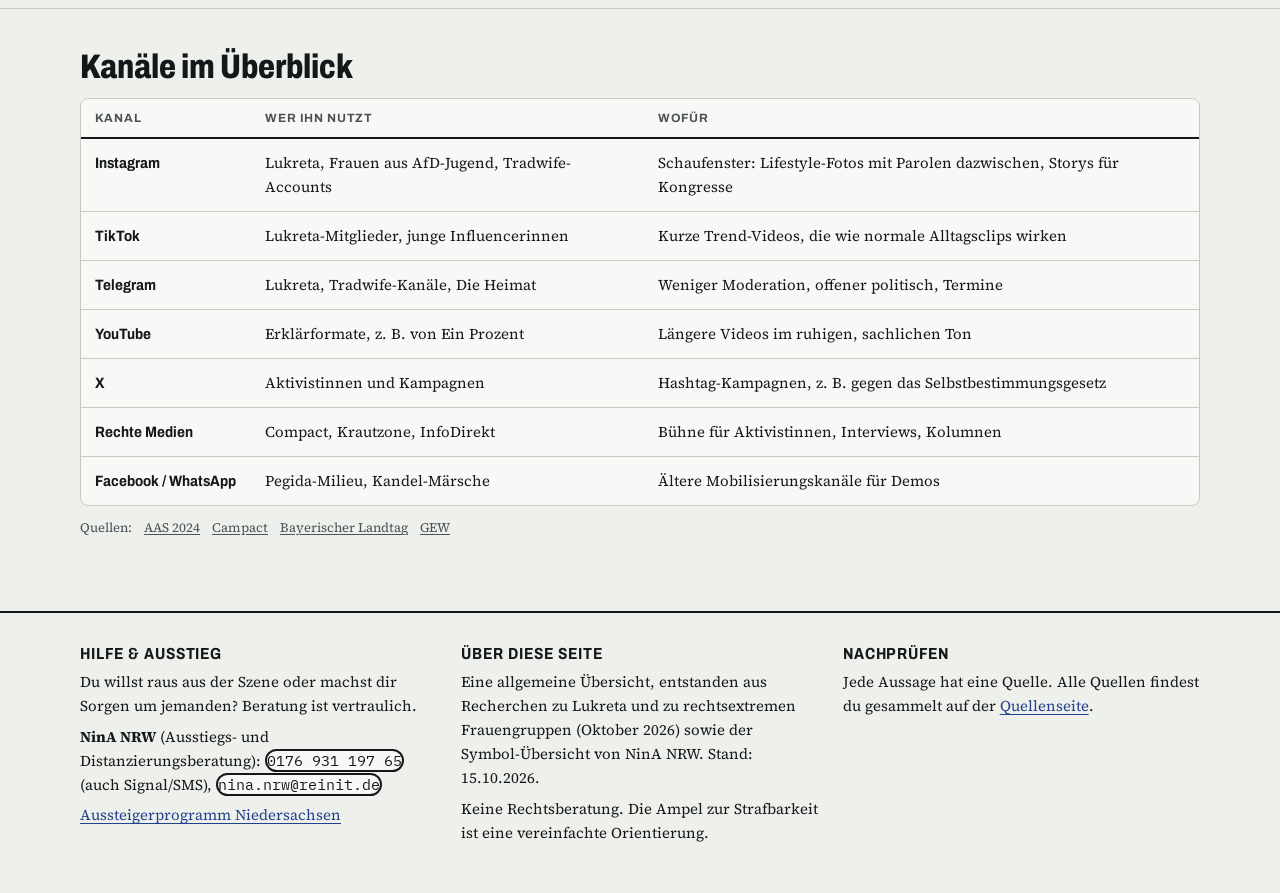
<file: rechts-erkennen/propaganda.html>
<!doctype html>
<html lang="de">
<head>
<meta charset="utf-8">
<meta name="viewport" content="width=device-width, initial-scale=1, viewport-fit=cover">
<title>Propaganda erkennen</title>
<meta name="claude:viewport-fit-sides" content="cover">
<link rel="preconnect" href="https://fonts.googleapis.com"><link rel="preconnect" href="https://fonts.gstatic.com" crossorigin><link rel="stylesheet" href="https://fonts.googleapis.com/css2?family=Archivo:wdth,wght@62..125,400..900&family=IBM+Plex+Mono:wght@400;500;600&family=Source+Serif+4:opsz,wght@8..60,400;8..60,600&display=swap">
<link rel="stylesheet" href="style.css">
</head>
<body>
<header class="site-head"><div class="wrap">
<a class="brand" href="index.html"><span class="dot" aria-hidden="true"></span>Rechts erkennen</a>
<nav class="nav" aria-label="Hauptnavigation"><a href="index.html">Start</a><a href="symbole.html">Symbole & Codes</a><a href="agenda.html">Agenda</a><a href="propaganda.html" aria-current="page">Propaganda</a><a href="quellen.html">Quellen</a></nav>
</div></header>
<main>
<div class="wrap page-head">
  <p class="label">Durchschauen · Strategien</p>
  <h1>Propaganda erkennen</h1>
  <p class="lede">Die wichtigste Regel moderner rechtsextremer Propaganda: Die politische Botschaft ist nie das Erste, was man sieht. Forschende nennen das Selbstverharmlosung. Hier sind die Tricks, die Wege und die Formen.</p>
</div>

<section class="block"><div class="wrap">
  <h2>Die acht Tricks der Selbstverharmlosung</h2>
  <p class="sub">Herausgearbeitet am Beispiel rechtsextremer Frauengruppen, aber übertragbar auf die gesamte Neue Rechte.</p>
  <div class="tabs" data-tabs>
    <div class="tablist" role="tablist" aria-label="Propaganda-Strategien">
      <button role="tab" id="pt1" aria-controls="pp1"><span class="n">01</span>Schutz als Türöffner</button>
      <button role="tab" id="pt2" aria-controls="pp2"><span class="n">02</span>Lifestyle-Verpackung</button>
      <button role="tab" id="pt3" aria-controls="pp3"><span class="n">03</span>Trends kapern</button>
      <button role="tab" id="pt4" aria-controls="pp4"><span class="n">04</span>Begriffe kapern</button>
      <button role="tab" id="pt5" aria-controls="pp5"><span class="n">05</span>„Freie Wahl“</button>
      <button role="tab" id="pt6" aria-controls="pp6"><span class="n">06</span>Echte Probleme</button>
      <button role="tab" id="pt7" aria-controls="pp7"><span class="n">07</span>Absender verstecken</button>
      <button role="tab" id="pt8" aria-controls="pp8"><span class="n">08</span>Brückenthemen</button>
    </div>

    <div role="tabpanel" id="pp1" aria-labelledby="pt1">
      <h3>Schutz als Türöffner</h3>
      <p>Der Einstieg ist ein Thema, bei dem fast alle zustimmen: Frauen sollen sicher sein. Dann wird sexualisierte Gewalt fast ausschließlich Migranten zugeschrieben, und als Lösung kommt „Remigration“. Forschende nennen das Femonationalismus.</p>
      <div class="versus">
        <div class="says"><span class="label">Woran du es erkennst</span><p>Gewalt kommt nur vor, wenn der Täter ausländisch ist. Häusliche Gewalt, die häufigste Form, fehlt.</p></div>
        <div class="means"><span class="label">Gegenfrage</span><p>Was sagt der Account zu Gewalt in Familien und Beziehungen? Schweigt er, geht es nicht um Frauen.</p></div>
      </div>
      <div class="srcs"><span>Quellen:</span><a href="https://taz.de/Rechtsextremistische-Frauen/!6139926/" target="_blank" rel="noopener">taz</a><a href="https://www.campact.de/blog/2026/02/lukreta-rechtsextreme-mit-lippenstift/" target="_blank" rel="noopener">Campact</a><a href="https://www.fullerproject.org/editions/far-right/femonationalism-far-right-europe-explainer/" target="_blank" rel="noopener">Fuller Project</a></div>
    </div>

    <div role="tabpanel" id="pp2" aria-labelledby="pt2" hidden>
      <h3>Lifestyle-Verpackung</h3>
      <p>Der Feed besteht größtenteils aus Flechtfrisuren, Backen, Bergpanoramen, Blumenkleidern und Weihnachtsbäumen. Dazwischen stehen einzelne politische Posts. Bei einer Verlosung gab es eine handgenähte Schürze zu gewinnen.</p>
      <div class="versus">
        <div class="says"><span class="label">Woran du es erkennst</span><p>Ein schöner, unpolitischer Feed, in dem einzelne Posts plötzlich hart politisch werden.</p></div>
        <div class="means"><span class="label">Gegenfrage</span><p>Was ist der Anteil der politischen Posts, und in welche Richtung zeigen sie alle?</p></div>
      </div>
      <div class="srcs"><span>Quellen:</span><a href="https://starweb.hessen.de/cache/DRS/21/5/04015.pdf" target="_blank" rel="noopener">Hessischer Landtag 21/4015</a><a href="https://www.campact.de/blog/2026/02/lukreta-rechtsextreme-mit-lippenstift/" target="_blank" rel="noopener">Campact</a></div>
    </div>

    <div role="tabpanel" id="pp3" aria-labelledby="pt3" hidden>
      <h3>Trends kapern</h3>
      <p>Die Inhalte übernehmen aktuelle Modefarben, virale Songs und Meme-Formate. Laut der Politikwissenschaftlerin Judith Goetz unterscheidet optisch nichts manche dieser Influencerinnen von einer modebewussten Jugendlichen. Schöne Bilder werden erst nachträglich politisch aufgeladen.</p>
      <div class="versus">
        <div class="says"><span class="label">Beispiel</span><p>Ein Video im Bademantel vor Bergkulisse, betitelt so, als wollten Mädchen nur zwei Dinge: Bergblick und Remigration.</p></div>
        <div class="means"><span class="label">Gegenfrage</span><p>Was passiert, wenn man den Trend weglässt? Bleibt eine politische Forderung übrig?</p></div>
      </div>
      <div class="srcs"><span>Quellen:</span><a href="https://www.profil.at/oesterreich/rechtsextreme-influencerinnen-butter-yellow-statt-springerstiefel/403173557" target="_blank" rel="noopener">profil</a><a href="https://taz.de/Rechtsextremistische-Frauen/!6139926/" target="_blank" rel="noopener">taz</a></div>
    </div>

    <div role="tabpanel" id="pp4" aria-labelledby="pt4" hidden>
      <h3>Begriffe kapern</h3>
      <p>Wörter aus anderen Bewegungen werden übernommen und umgedeutet: Frauenrechte, Schutzräume, „Aufschrei“, Widerstand. Die Amadeu Antonio Stiftung nennt das Begriffspiraterie. Die Kampagne #120db von 2018 war eine direkte Kopie von #MeToo. Dazu kommen Tarnwörter wie „Remigration“, die die Jury des Unworts des Jahres 2023 als Tarnvokabel einstufte.</p>
      <div class="versus">
        <div class="says"><span class="label">Woran du es erkennst</span><p>Vertraute, positive Wörter, die zu einer Forderung gegen eine bestimmte Gruppe führen.</p></div>
        <div class="means"><span class="label">Gegenfrage</span><p>Was genau soll mit wem passieren? Tarnwörter halten dieser Frage meist nicht stand.</p></div>
      </div>
      <div class="srcs"><span>Quellen:</span><a href="https://www.amadeu-antonio-stiftung.de/wp-content/uploads/2024/06/Echte-Maenner-Netz1.pdf" target="_blank" rel="noopener">AAS 2024</a><a href="https://www.ssoar.info/ssoar/handle/document/65550" target="_blank" rel="noopener">Drüeke/Klaus 2019</a><a href="https://www.derstandard.at/consent/tcf/story/3000000203140/remigration-ist-deutsches-unwort-des-jahres-2023" target="_blank" rel="noopener">Der Standard</a></div>
    </div>

    <div role="tabpanel" id="pp5" aria-labelledby="pt5" hidden>
      <h3>„Freie Wahl“</h3>
      <p>Hausfrau und Mutter zu sein wird als freie, selbstbewusste Entscheidung verkauft, die Frauen treffen, sobald sie erkennen, was das Beste für Familie und „Volk“ sei. Die Politikwissenschaftlerin Annette Henninger sieht darin geborgte Wahlfreiheits-Rhetorik.</p>
      <div class="versus">
        <div class="says"><span class="label">Woran du es erkennst</span><p>Die „Wahl“ hat nur eine richtige Antwort, und andere Lebensentwürfe werden abgewertet.</p></div>
        <div class="means"><span class="label">Gegenfrage</span><p>Würde der Account auch eine Frau feiern, die sich anders entscheidet?</p></div>
      </div>
      <div class="srcs"><span>Quellen:</span><a href="https://taz.de/Rechtsextremistische-Frauen/!6139926/" target="_blank" rel="noopener">taz</a></div>
    </div>

    <div role="tabpanel" id="pp6" aria-labelledby="pt6" hidden>
      <h3>Echte Probleme aufgreifen</h3>
      <p>Viele Tradwife-Inhalte sprechen echte Erschöpfung an, etwa durch Job und Familie gleichzeitig. Judith Goetz warnt davor, den Wunsch nach mehr Familienzeit als extremistisch abzutun. Das Problem ist die politische Erzählung, die Influencerinnen daran hängen.</p>
      <div class="versus">
        <div class="says"><span class="label">Woran du es erkennst</span><p>Ein echtes Problem wird erkannt, aber die Ursache ist immer dieselbe Gruppe: Migranten, Feministinnen, „die Elite“.</p></div>
        <div class="means"><span class="label">Gegenfrage</span><p>Ist die angebotene Lösung eine, die das Problem löst, oder eine, die jemandem schadet?</p></div>
      </div>
      <div class="srcs"><span>Quellen:</span><a href="https://www.profil.at/oesterreich/rechtsextreme-influencerinnen-butter-yellow-statt-springerstiefel/403173557" target="_blank" rel="noopener">profil</a><a href="https://www.campact.de/blog/2026/02/lukreta-rechtsextreme-mit-lippenstift/" target="_blank" rel="noopener">Campact</a></div>
    </div>

    <div role="tabpanel" id="pp7" aria-labelledby="pt7" hidden>
      <h3>Absender verstecken</h3>
      <p>#120db verschwieg ihren Hintergrund in der Identitären Bewegung. Lukreta nennt sich eine „unabhängige Initiative junger Frauen“, gehört aber zum Umfeld der AfD; die Forscherin Juliane Lang spricht von einer Vorfeldorganisation. Auch Namen täuschen: Das „Frauenbündnis Kandel“ bestand mehrheitlich weder aus Frauen noch aus Leuten vor Ort.</p>
      <div class="versus">
        <div class="says"><span class="label">Woran du es erkennst</span><p>Ein Account, der sich unabhängig nennt, aber immer dieselben Personen, Medien und Veranstaltungen teilt.</p></div>
        <div class="means"><span class="label">Gegenfrage</span><p>Wer steckt dahinter? Impressum, Verlinkungen, Gäste, Kooperationen prüfen.</p></div>
      </div>
      <div class="srcs"><span>Quellen:</span><a href="https://www.rosalux.de/fileadmin/ls_thueringen/dokumente/pdf/AfD_-_Rassistischer_Pseudofeminismus_in_Junge_Welt_vom_08.03.2018.pdf" target="_blank" rel="noopener">Junge Welt 2018</a><a href="https://gijn.substack.com/p/uncovering-the-transnational-networks" target="_blank" rel="noopener">GIJN 2026</a><a href="https://dokmz.com/2026/02/18/lukreta-wie-rechtsextreme-frauen-sich-vernetzen/" target="_blank" rel="noopener">tagesschau via dokmz</a><a href="https://kommunal.de/urteil-kandel" target="_blank" rel="noopener">kommunal.de</a></div>
    </div>

    <div role="tabpanel" id="pp8" aria-labelledby="pt8" hidden>
      <h3>Brückenthemen</h3>
      <p>Manche Themen finden auch weit außerhalb der extremen Rechten Zustimmung, etwa Kritik am Selbstbestimmungsgesetz oder am Frauensport. Die Amadeu Antonio Stiftung beschreibt transfeindliche Inhalte als Brücke in die gesellschaftliche Mitte: Wer hier zustimmt, sieht als Nächstes die anderen Inhalte desselben Accounts.</p>
      <div class="versus">
        <div class="says"><span class="label">Woran du es erkennst</span><p>Ein breit anschlussfähiges Thema auf einem Account, der sonst Remigration und „Volk“ bewirbt.</p></div>
        <div class="means"><span class="label">Gegenfrage</span><p>Teile ich gerade eine Meinung oder verschaffe ich einem extremen Account Reichweite?</p></div>
      </div>
      <div class="srcs"><span>Quellen:</span><a href="https://www.amadeu-antonio-stiftung.de/wp-content/uploads/2024/06/Echte-Maenner-Netz1.pdf" target="_blank" rel="noopener">AAS 2024</a></div>
    </div>
  </div>
</div></section>

<section class="block"><div class="wrap">
  <h2>Vom Post zum Treffen</h2>
  <p class="sub">Die Szene arbeitet wie ein Trichter: Mainstream-Plattformen für Reichweite, schwächer moderierte Kanäle für den Kern, dann persönliche Treffen. Tippe auf eine Stufe.</p>
  <div class="funnel" id="funnel">
    <div class="fn-steps">
      <button class="fn-step" type="button" aria-pressed="true"><strong>1 · Reichweite</strong><span>Instagram, TikTok</span></button>
      <button class="fn-step" type="button" aria-pressed="false"><strong>2 · Vertiefung</strong><span>Telegram, YouTube, X</span></button>
      <button class="fn-step" type="button" aria-pressed="false"><strong>3 · Kontakt</strong><span>Meetups, Kongresse</span></button>
      <button class="fn-step" type="button" aria-pressed="false"><strong>4 · Kreislauf</strong><span>Aktion wird Content</span></button>
    </div>
    <div>
      <div class="fn-info">
        <h3>Reichweite</h3>
        <p>Der unpolitisch wirkende Einstieg. Lukreta hat auf Instagram über 20.000 Follower; auf TikTok wirken Trend-Videos wie ganz normale junge Frauen, die ihr Leben teilen. Storys bewerben Vernetzung und Kongresse.</p>
        <div class="plats"><span>Instagram</span><span>TikTok</span></div>
      </div>
      <div class="fn-info" hidden>
        <h3>Vertiefung</h3>
        <p>Auf Telegram ist weniger Moderation, die Posts werden offener politisch. Auf YouTube erklären längere Videos rechtsextreme Konzepte in ruhigem, belehrendem Ton. Auf X laufen Hashtag-Kampagnen. Rechte Medien wie Compact geben Aktivistinnen eine Bühne als „authentische junge Stimme“.</p>
        <div class="plats"><span>Telegram</span><span>YouTube</span><span>X</span><span>Rechte Medien</span></div>
      </div>
      <div class="fn-info" hidden>
        <h3>Kontakt</h3>
        <p>Aus Followerinnen sollen Mitglieder werden. Lokale „Meetups“ in verschiedenen Städten, Frauenkongresse und Veranstaltungen im EU-Parlament dienen laut investigativen Recherchen der Rekrutierung junger Frauen.</p>
        <div class="plats"><span>Meetups</span><span>Kongresse</span><span>Demos</span></div>
      </div>
      <div class="fn-info" hidden>
        <h3>Kreislauf</h3>
        <p>Stickeraktionen und Treffen werden gefilmt und gepostet. So wird jede Offline-Aktion wieder zu Online-Content, der neue Leute in Stufe 1 holt.</p>
        <div class="plats"><span>Sticker</span><span>Reels</span></div>
      </div>
      <div class="srcs"><span>Quellen:</span><a href="https://www.campact.de/blog/2026/02/lukreta-rechtsextreme-mit-lippenstift/" target="_blank" rel="noopener">Campact</a><a href="https://www.amadeu-antonio-stiftung.de/wp-content/uploads/2024/06/Echte-Maenner-Netz1.pdf" target="_blank" rel="noopener">AAS 2024</a><a href="https://gijn.substack.com/p/uncovering-the-transnational-networks" target="_blank" rel="noopener">GIJN</a><a href="https://taz.de/Rechtsextremistische-Frauen/!6139926/" target="_blank" rel="noopener">taz</a></div>
    </div>
  </div>
</div></section>

<section class="block"><div class="wrap">
  <h2>Post-Check</h2>
  <p class="sub">Ein erfundener Beispielpost, gebaut aus Mustern, die in der Recherche dokumentiert sind. Sechs Stellen sind verdächtig. Tippe auf die unterstrichenen Stellen.</p>
  <div class="postcheck" id="postcheck">
    <div class="phone" aria-label="Erfundener Beispielpost">
      <div class="ph-head"><span class="ph-av" aria-hidden="true"></span>beispiel_account <span class="small">· erfundenes Beispiel</span></div>
      <div class="ph-img"><button class="hot tag" type="button" data-t="x1">🏔 Alpen · Hefezopf · Dirndl</button></div>
      <div class="ph-cap">
        <p><b>beispiel_account</b> Sonntagsfrühstück mit Bergblick 🌸 <button class="hot" type="button" data-t="x2">Wer seine Heimat liebt, beschützt sie.</button> <button class="hot" type="button" data-t="x3">Wir Frauen wollen uns endlich wieder sicher fühlen</button>, und <button class="hot" type="button" data-t="x4">dafür gibt es nur eine Lösung: Remigration.</button> <button class="hot" type="button" data-t="x5">Neue Deutsche machen wir selbst</button> 💛</p>
        <p style="margin-top:.5rem; color: var(--accent)"><button class="hot" type="button" data-t="x6">#tradwife #heimatliebe #nurzwei</button></p>
      </div>
    </div>
    <div class="pc-side">
      <span class="pc-found"></span>
      <div class="pc-explain" aria-live="polite"><h4>Wähle eine Stelle</h4><p>Auf den ersten Blick ein Frühstücksfoto. Was steckt in den einzelnen Teilen?</p></div>
      <button class="btn ghost pc-reveal" type="button">Alle Stellen zeigen</button>
    </div>
  </div>
  <template id="x1"><p class="label">Trick 02 · Lifestyle-Verpackung</p><h4>Das Bild</h4><p>Berge, Backen, Tracht: alles unpolitisch und hübsch. Genau das ist der Köder. Das Bild bringt Likes und Reichweite, der Text darunter transportiert die Botschaft.</p></template>
  <template id="x2"><p class="label">Agenda 01 · Volk &amp; Abstammung</p><h4>„Heimat“</h4><p>„Heimat“ ist an sich ein harmloses Wort. Hier wird es zum Auftrag: Heimat muss vor jemandem „beschützt“ werden. Wer dieser Jemand ist, steht im nächsten Satz.</p></template>
  <template id="x3"><p class="label">Trick 01 · Schutz als Türöffner</p><h4>Sicherheit für Frauen</h4><p>Ein Satz, dem fast alle zustimmen. Er bereitet die eigentliche Forderung vor. Ob der Account je über häusliche Gewalt spricht, wäre der Test.</p></template>
  <template id="x4"><p class="label">Trick 04 · Begriffe kapern</p><h4>„Remigration“</h4><p>Das Tarnwort für Massenabschiebungen, auch von Deutschen mit Migrationsgeschichte. Unwort des Jahres 2023. Erst hier zeigt der Post, worum es geht.</p></template>
  <template id="x5"><p class="label">Agenda 05 · Rollenbilder</p><h4>„Neue Deutsche machen wir selbst“</h4><p>Ein dokumentierter Slogan aus dem Lukreta-Umfeld: Kinderkriegen als nationale Aufgabe statt Einwanderung. Frauen werden auf Mutterschaft für das „Volk“ reduziert.</p></template>
  <template id="x6"><p class="label">Trick 08 · Brückenthemen</p><h4>Die Hashtags</h4><p>#tradwife und #heimatliebe holen Menschen ab, die nach Haushalt und Natur suchen. #nurzwei ist ein transfeindliches Erkennungszeichen, das auch in der X-Bio von Lukreta steht.</p></template>
  <div class="srcs"><span>Muster belegt in:</span><a href="https://www.campact.de/blog/2026/02/lukreta-rechtsextreme-mit-lippenstift/" target="_blank" rel="noopener">Campact</a><a href="https://taz.de/Rechtsextremistische-Frauen/!6139926/" target="_blank" rel="noopener">taz</a><a href="https://starweb.hessen.de/cache/DRS/21/5/04015.pdf" target="_blank" rel="noopener">Hessischer Landtag</a><a href="https://www.frnrw.de/fileadmin/frnrw/media/downloads/Pressemitteilungen/20240116_PM_Remigration_ist_Unwort_des_Jahres.pdf" target="_blank" rel="noopener">Flüchtlingsrat NRW</a></div>
</div></section>

<section class="block"><div class="wrap">
  <h2>Formen der Propaganda</h2>
  <p class="sub">Neben Social Media wirbt die Szene über viele weitere Kanäle. Die Links führen direkt zur passenden Kategorie in der Kartei.</p>
  <div class="forms">
    <div class="form"><h3>Bild &amp; Ästhetik</h3><p>Lifestyle-Fotos, Trendfarben, Natur und Tracht. Die Botschaft steckt im Text oder im Umfeld.</p></div>
    <div class="form"><h3>Sprache &amp; Tarnwörter</h3><p>„Remigration“, „importierte Gewalt“, „Großer Austausch“: Begriffe, die harmlos klingen oder Angst machen.</p><a class="more" href="symbole.html#slogan">Zu den Begriffen →</a></div>
    <div class="form"><h3>Memes &amp; Emojis</h3><p>Pepe der Frosch, „Clown World“, ⚡⚡ als SS-Ersatz, 👌 als „White Power“. Humor senkt die Hemmschwelle.</p><a class="more" href="symbole.html#digital">Zu den Emojis →</a></div>
    <div class="form"><h3>Kleidung &amp; Marken</h3><p>Von Thor Steinar bis Phalanx Europa. Mode signalisiert Zugehörigkeit, ohne verbotene Zeichen zu zeigen.</p><a class="more" href="symbole.html#brand">Zu den Marken →</a></div>
    <div class="form"><h3>Musik</h3><p>Marken wie Rizist kommen aus dem NS-HipHop und sprechen damit junge Leute in ihrer eigenen Szene an.</p><a class="more" href="symbole.html#brand">Rizist in der Kartei →</a></div>
    <div class="form"><h3>Kampfsport-Events</h3><p>Marken wie White Rex und Pride France organisieren und unterstützen rechte Kampfsport-Events, ein Ort für Nachwuchs und Vernetzung.</p></div>
    <div class="form"><h3>Sticker &amp; Straße</h3><p>Slogans wie „Remigration schützt Frauen“ oder „Sommer Sonne Remigration“ auf Laternenmasten; die Aktion wird gefilmt und gepostet.</p></div>
    <div class="form"><h3>Kongresse &amp; Treffen</h3><p>Frauenkongresse, Meetups, Konferenzen mit europäischen Gästen: hier wird aus Interesse Mitgliedschaft.</p></div>
    <div class="form"><h3>Zahlen &amp; Codes</h3><p>Der klassische Weg der offenen Neonazi-Szene: 18, 88, 1488 im Namen oder auf dem Shirt.</p><a class="more" href="symbole.html#code">Zu den Codes →</a></div>
  </div>
  <div class="srcs"><span>Quellen:</span><a href="https://nina-nrw.de/codes-und-symbole/" target="_blank" rel="noopener">NinA NRW</a><a href="https://taz.de/Rechtsextremistische-Frauen/!6139926/" target="_blank" rel="noopener">taz</a><a href="https://www.profil.at/oesterreich/rechtsextreme-influencerinnen-butter-yellow-statt-springerstiefel/403173557" target="_blank" rel="noopener">profil</a><a href="https://gijn.substack.com/p/uncovering-the-transnational-networks" target="_blank" rel="noopener">GIJN</a></div>
</div></section>

<section class="block"><div class="wrap">
  <h2>Kanäle im Überblick</h2>
  <div class="tablewrap">
    <table class="plain">
      <thead><tr><th>Kanal</th><th>Wer ihn nutzt</th><th>Wofür</th></tr></thead>
      <tbody>
        <tr><td>Instagram</td><td>Lukreta, Frauen aus AfD-Jugend, Tradwife-Accounts</td><td>Schaufenster: Lifestyle-Fotos mit Parolen dazwischen, Storys für Kongresse</td></tr>
        <tr><td>TikTok</td><td>Lukreta-Mitglieder, junge Influencerinnen</td><td>Kurze Trend-Videos, die wie normale Alltagsclips wirken</td></tr>
        <tr><td>Telegram</td><td>Lukreta, Tradwife-Kanäle, Die Heimat</td><td>Weniger Moderation, offener politisch, Termine</td></tr>
        <tr><td>YouTube</td><td>Erklärformate, z. B. von Ein Prozent</td><td>Längere Videos im ruhigen, sachlichen Ton</td></tr>
        <tr><td>X</td><td>Aktivistinnen und Kampagnen</td><td>Hashtag-Kampagnen, z. B. gegen das Selbstbestimmungsgesetz</td></tr>
        <tr><td>Rechte Medien</td><td>Compact, Krautzone, InfoDirekt</td><td>Bühne für Aktivistinnen, Interviews, Kolumnen</td></tr>
        <tr><td>Facebook / WhatsApp</td><td>Pegida-Milieu, Kandel-Märsche</td><td>Ältere Mobilisierungskanäle für Demos</td></tr>
      </tbody>
    </table>
  </div>
  <div class="srcs"><span>Quellen:</span><a href="https://www.amadeu-antonio-stiftung.de/wp-content/uploads/2024/06/Echte-Maenner-Netz1.pdf" target="_blank" rel="noopener">AAS 2024</a><a href="https://www.campact.de/blog/2026/02/lukreta-rechtsextreme-mit-lippenstift/" target="_blank" rel="noopener">Campact</a><a href="https://www.bayern.landtag.de/www/ElanTextAblage_WP19/Drucksachen/Schriftliche%20Anfragen/19_0001585.pdf" target="_blank" rel="noopener">Bayerischer Landtag</a><a href="https://www.gew.de/aktuelles/detailseite/reaktionaeres-frauenbild/" target="_blank" rel="noopener">GEW</a></div>
</div></section>

</main>
<footer class="site-foot"><div class="wrap">
<div><h3>Hilfe &amp; Ausstieg</h3>
<p>Du willst raus aus der Szene oder machst dir Sorgen um jemanden? Beratung ist vertraulich.</p>
<p><strong>NinA NRW</strong> (Ausstiegs- und Distanzierungsberatung): <span class="phone">0176 931 197 65</span> (auch Signal/SMS), <span class="phone">nina.nrw@reinit.de</span></p>
<p><a href="https://aussteigerprogramm-niedersachsen.de/" target="_blank" rel="noopener">Aussteigerprogramm Niedersachsen</a></p></div>
<div><h3>Über diese Seite</h3>
<p>Eine allgemeine Übersicht, entstanden aus Recherchen zu Lukreta und zu rechtsextremen Frauengruppen (Oktober 2026) sowie der Symbol-Übersicht von NinA NRW. Stand: 15.10.2026.</p>
<p>Keine Rechtsberatung. Die Ampel zur Strafbarkeit ist eine vereinfachte Orientierung.</p></div>
<div><h3>Nachprüfen</h3>
<p>Jede Aussage hat eine Quelle. Alle Quellen findest du gesammelt auf der <a href="quellen.html">Quellenseite</a>.</p></div>
</div></footer>
<script src="data.js"></script>
<script src="app.js"></script>
</body>
</html>
</file>
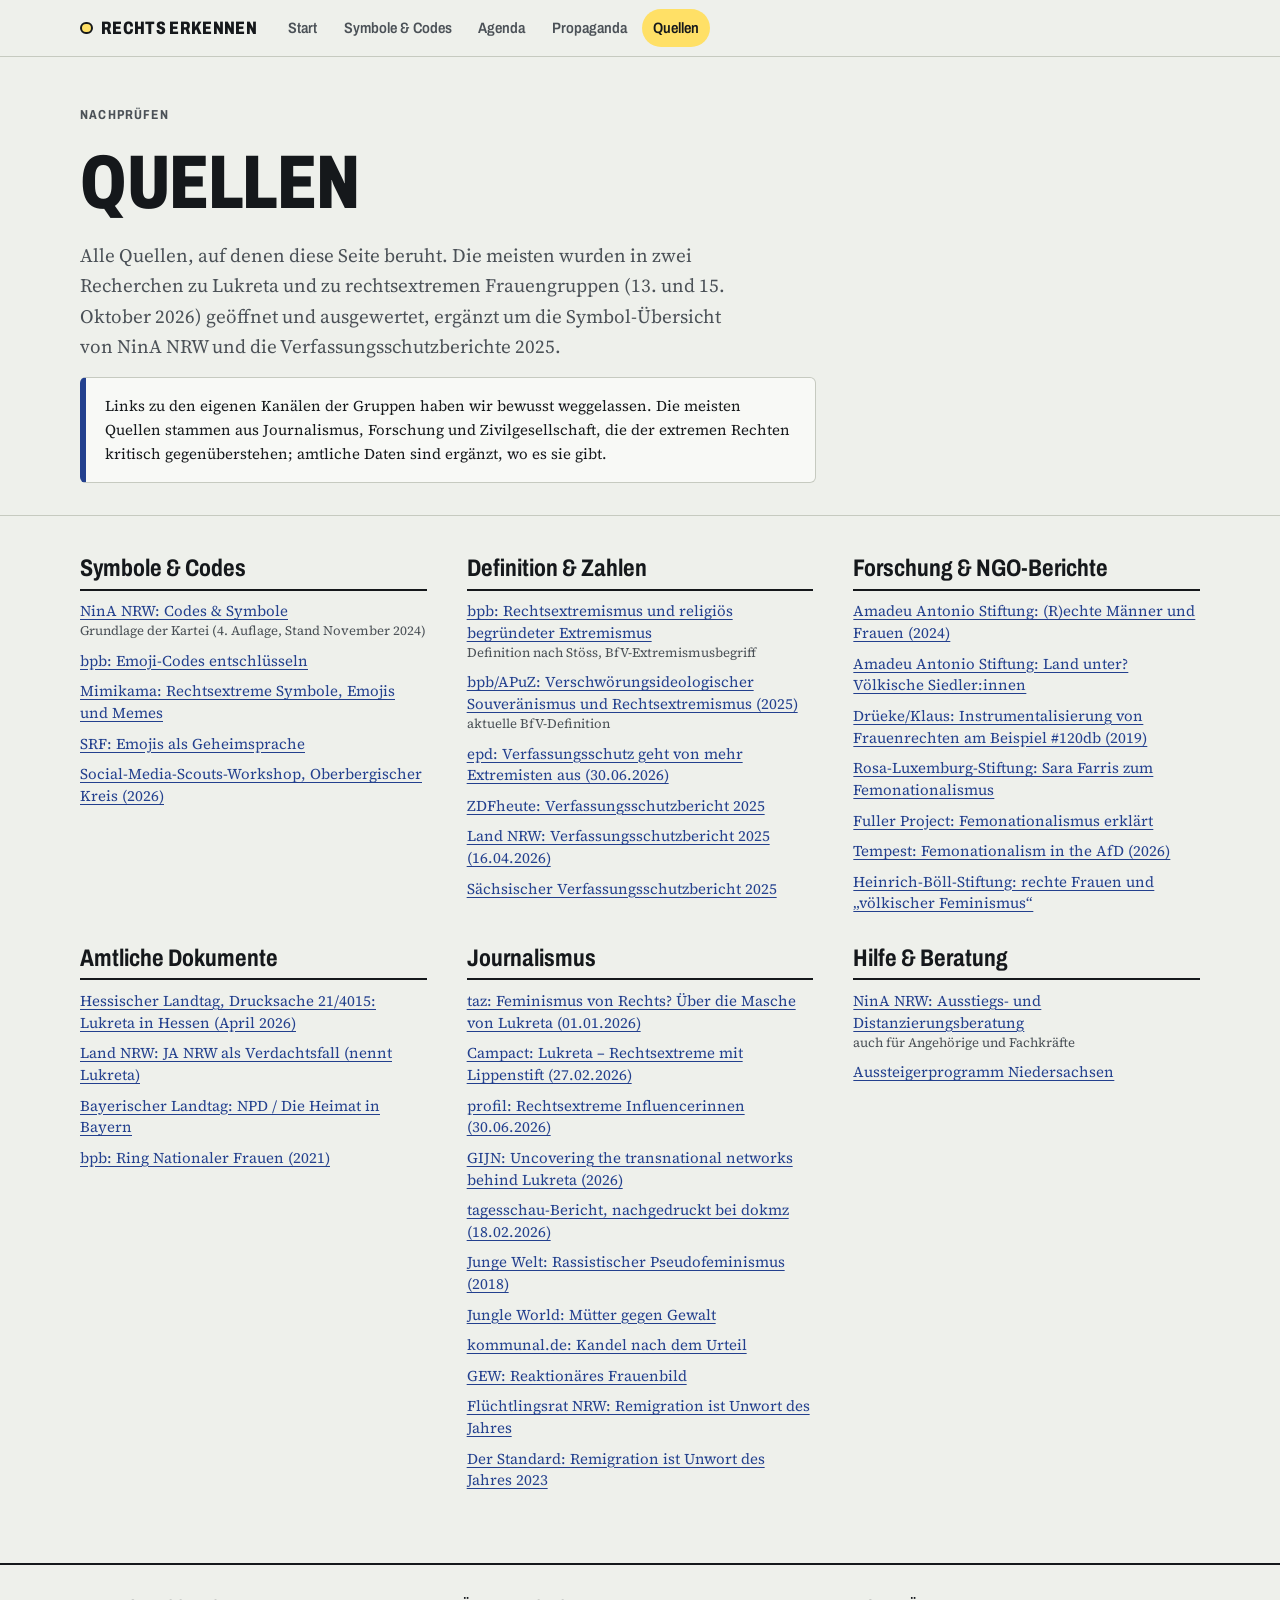
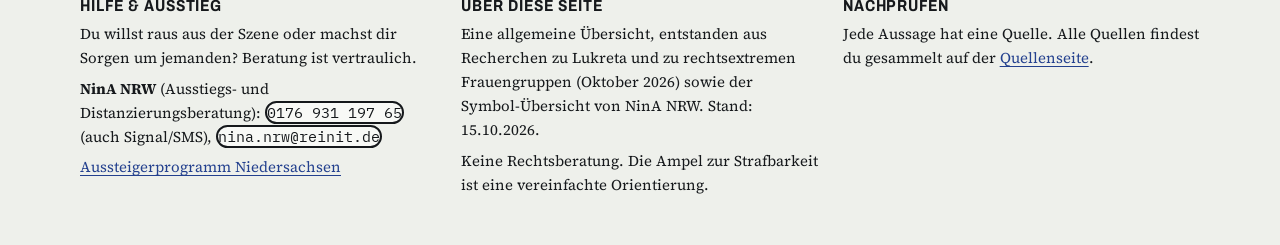
<file: rechts-erkennen/quellen.html>
<!doctype html>
<html lang="de">
<head>
<meta charset="utf-8">
<meta name="viewport" content="width=device-width, initial-scale=1, viewport-fit=cover">
<title>Quellen</title>
<meta name="claude:viewport-fit-sides" content="cover">
<link rel="preconnect" href="https://fonts.googleapis.com"><link rel="preconnect" href="https://fonts.gstatic.com" crossorigin><link rel="stylesheet" href="https://fonts.googleapis.com/css2?family=Archivo:wdth,wght@62..125,400..900&family=IBM+Plex+Mono:wght@400;500;600&family=Source+Serif+4:opsz,wght@8..60,400;8..60,600&display=swap">
<link rel="stylesheet" href="style.css">
</head>
<body>
<header class="site-head"><div class="wrap">
<a class="brand" href="index.html"><span class="dot" aria-hidden="true"></span>Rechts erkennen</a>
<nav class="nav" aria-label="Hauptnavigation"><a href="index.html">Start</a><a href="symbole.html">Symbole & Codes</a><a href="agenda.html">Agenda</a><a href="propaganda.html">Propaganda</a><a href="quellen.html" aria-current="page">Quellen</a></nav>
</div></header>
<main>
<div class="wrap page-head">
  <p class="label">Nachprüfen</p>
  <h1>Quellen</h1>
  <p class="lede">Alle Quellen, auf denen diese Seite beruht. Die meisten wurden in zwei Recherchen zu Lukreta und zu rechtsextremen Frauengruppen (13. und 15. Oktober 2026) geöffnet und ausgewertet, ergänzt um die Symbol-Übersicht von NinA NRW und die Verfassungsschutzberichte 2025.</p>
  <p class="note">Links zu den eigenen Kanälen der Gruppen haben wir bewusst weggelassen. Die meisten Quellen stammen aus Journalismus, Forschung und Zivilgesellschaft, die der extremen Rechten kritisch gegenüberstehen; amtliche Daten sind ergänzt, wo es sie gibt.</p>
</div>

<section class="block"><div class="wrap srcgroups">
  <div>
    <h2>Symbole &amp; Codes</h2>
    <ul>
      <li><a href="https://nina-nrw.de/codes-und-symbole/" target="_blank" rel="noopener">NinA NRW: Codes &amp; Symbole</a><span class="used">Grundlage der Kartei (4. Auflage, Stand November 2024)</span></li>
      <li><a href="https://www.bpb.de/mediathek/reihen/werkstatt-reels/569232/werkstatt-recherchiert-emoji-codes-entschluesseln/" target="_blank" rel="noopener">bpb: Emoji-Codes entschlüsseln</a></li>
      <li><a href="https://www.mimikama.org/?p=421852" target="_blank" rel="noopener">Mimikama: Rechtsextreme Symbole, Emojis und Memes</a></li>
      <li><a href="https://www.srf.ch/kultur/gesellschaft-religion/emojis-als-geheimsprache-auch-harmlose-emojis-koennen-hass-verbreiten" target="_blank" rel="noopener">SRF: Emojis als Geheimsprache</a></li>
      <li><a href="https://nrw.edumaps.de/file/3358707013883944083.pdf/1s8t67h" target="_blank" rel="noopener">Social-Media-Scouts-Workshop, Oberbergischer Kreis (2026)</a></li>
    </ul>
  </div>
  <div>
    <h2>Definition &amp; Zahlen</h2>
    <ul>
      <li><a href="https://www.bpb.de/lernen/projekte/reflect-your-past/313956/rechtsextremismus-und-religioes-begruendeter-extremismus" target="_blank" rel="noopener">bpb: Rechtsextremismus und religiös begründeter Extremismus</a><span class="used">Definition nach Stöss, BfV-Extremismusbegriff</span></li>
      <li><a href="https://www.bpb.de/shop/zeitschriften/apuz/reichsbuerger-2025/572710/verschwoerungsideologischer-souveraenismus-und-rechtsextremismus" target="_blank" rel="noopener">bpb/APuZ: Verschwörungsideologischer Souveränismus und Rechtsextremismus (2025)</a><span class="used">aktuelle BfV-Definition</span></li>
      <li><a href="https://www.evangelisch.de/inhalte/256778/30-06-2026/verfassungsschutz-geht-von-mehr-extremisten-aus" target="_blank" rel="noopener">epd: Verfassungsschutz geht von mehr Extremisten aus (30.06.2026)</a></li>
      <li><a href="https://www.zdfheute.de/politik/verfassungsschutz-verfassungschutzbericht-rechtsextremismus-dobrindt-100.html" target="_blank" rel="noopener">ZDFheute: Verfassungsschutzbericht 2025</a></li>
      <li><a href="https://www.land.nrw/pressemitteilung/verfassungsschutzbericht-2025-extremistische-szenen-wachsen-kuenstliche" target="_blank" rel="noopener">Land NRW: Verfassungsschutzbericht 2025 (16.04.2026)</a></li>
      <li><a href="https://verfassungsschutzberichte.de/pdfs/vsbericht-sn-2025.pdf" target="_blank" rel="noopener">Sächsischer Verfassungsschutzbericht 2025</a></li>
    </ul>
  </div>
  <div>
    <h2>Forschung &amp; NGO-Berichte</h2>
    <ul>
      <li><a href="https://www.amadeu-antonio-stiftung.de/wp-content/uploads/2024/06/Echte-Maenner-Netz1.pdf" target="_blank" rel="noopener">Amadeu Antonio Stiftung: (R)echte Männer und Frauen (2024)</a></li>
      <li><a href="https://www.amadeu-antonio-stiftung.de/wp-content/uploads/2021/02/Land-unter-Internet.pdf" target="_blank" rel="noopener">Amadeu Antonio Stiftung: Land unter? Völkische Siedler:innen</a></li>
      <li><a href="https://www.ssoar.info/ssoar/handle/document/65550" target="_blank" rel="noopener">Drüeke/Klaus: Instrumentalisierung von Frauenrechten am Beispiel #120db (2019)</a></li>
      <li><a href="https://www.rosalux.de/dokumentation/id/14363" target="_blank" rel="noopener">Rosa-Luxemburg-Stiftung: Sara Farris zum Femonationalismus</a></li>
      <li><a href="https://www.fullerproject.org/editions/far-right/femonationalism-far-right-europe-explainer/" target="_blank" rel="noopener">Fuller Project: Femonationalismus erklärt</a></li>
      <li><a href="https://tempestmag.org/?p=14857" target="_blank" rel="noopener">Tempest: Femonationalism in the AfD (2026)</a></li>
      <li><a href="https://www.boell.de/de/node/63223" target="_blank" rel="noopener">Heinrich-Böll-Stiftung: rechte Frauen und „völkischer Feminismus“</a></li>
    </ul>
  </div>
  <div>
    <h2>Amtliche Dokumente</h2>
    <ul>
      <li><a href="https://starweb.hessen.de/cache/DRS/21/5/04015.pdf" target="_blank" rel="noopener">Hessischer Landtag, Drucksache 21/4015: Lukreta in Hessen (April 2026)</a></li>
      <li><a href="https://www.land.nrw/pressemitteilung/nrw-verfassungsschutz-stuft-junge-alternative-als-verdachtsfall-ein" target="_blank" rel="noopener">Land NRW: JA NRW als Verdachtsfall (nennt Lukreta)</a></li>
      <li><a href="https://www.bayern.landtag.de/www/ElanTextAblage_WP19/Drucksachen/Schriftliche%20Anfragen/19_0001585.pdf" target="_blank" rel="noopener">Bayerischer Landtag: NPD / Die Heimat in Bayern</a></li>
      <li><a href="https://www.bpb.de/themen/rechtsextremismus/dossier-rechtsextremismus/500812/ring-nationaler-frauen/" target="_blank" rel="noopener">bpb: Ring Nationaler Frauen (2021)</a></li>
    </ul>
  </div>
  <div>
    <h2>Journalismus</h2>
    <ul>
      <li><a href="https://taz.de/Rechtsextremistische-Frauen/!6139926/" target="_blank" rel="noopener">taz: Feminismus von Rechts? Über die Masche von Lukreta (01.01.2026)</a></li>
      <li><a href="https://www.campact.de/blog/2026/02/lukreta-rechtsextreme-mit-lippenstift/" target="_blank" rel="noopener">Campact: Lukreta – Rechtsextreme mit Lippenstift (27.02.2026)</a></li>
      <li><a href="https://www.profil.at/oesterreich/rechtsextreme-influencerinnen-butter-yellow-statt-springerstiefel/403173557" target="_blank" rel="noopener">profil: Rechtsextreme Influencerinnen (30.06.2026)</a></li>
      <li><a href="https://gijn.substack.com/p/uncovering-the-transnational-networks" target="_blank" rel="noopener">GIJN: Uncovering the transnational networks behind Lukreta (2026)</a></li>
      <li><a href="https://dokmz.com/2026/02/18/lukreta-wie-rechtsextreme-frauen-sich-vernetzen/" target="_blank" rel="noopener">tagesschau-Bericht, nachgedruckt bei dokmz (18.02.2026)</a></li>
      <li><a href="https://www.rosalux.de/fileadmin/ls_thueringen/dokumente/pdf/AfD_-_Rassistischer_Pseudofeminismus_in_Junge_Welt_vom_08.03.2018.pdf" target="_blank" rel="noopener">Junge Welt: Rassistischer Pseudofeminismus (2018)</a></li>
      <li><a href="https://jungle.world/print/pdf/node/59422" target="_blank" rel="noopener">Jungle World: Mütter gegen Gewalt</a></li>
      <li><a href="https://kommunal.de/urteil-kandel" target="_blank" rel="noopener">kommunal.de: Kandel nach dem Urteil</a></li>
      <li><a href="https://www.gew.de/aktuelles/detailseite/reaktionaeres-frauenbild/" target="_blank" rel="noopener">GEW: Reaktionäres Frauenbild</a></li>
      <li><a href="https://www.frnrw.de/fileadmin/frnrw/media/downloads/Pressemitteilungen/20240116_PM_Remigration_ist_Unwort_des_Jahres.pdf" target="_blank" rel="noopener">Flüchtlingsrat NRW: Remigration ist Unwort des Jahres</a></li>
      <li><a href="https://www.derstandard.at/consent/tcf/story/3000000203140/remigration-ist-deutsches-unwort-des-jahres-2023" target="_blank" rel="noopener">Der Standard: Remigration ist Unwort des Jahres 2023</a></li>
    </ul>
  </div>
  <div>
    <h2>Hilfe &amp; Beratung</h2>
    <ul>
      <li><a href="https://nina-nrw.de/" target="_blank" rel="noopener">NinA NRW: Ausstiegs- und Distanzierungsberatung</a><span class="used">auch für Angehörige und Fachkräfte</span></li>
      <li><a href="https://aussteigerprogramm-niedersachsen.de/" target="_blank" rel="noopener">Aussteigerprogramm Niedersachsen</a></li>
    </ul>
  </div>
</div></section>

</main>
<footer class="site-foot"><div class="wrap">
<div><h3>Hilfe &amp; Ausstieg</h3>
<p>Du willst raus aus der Szene oder machst dir Sorgen um jemanden? Beratung ist vertraulich.</p>
<p><strong>NinA NRW</strong> (Ausstiegs- und Distanzierungsberatung): <span class="phone">0176 931 197 65</span> (auch Signal/SMS), <span class="phone">nina.nrw@reinit.de</span></p>
<p><a href="https://aussteigerprogramm-niedersachsen.de/" target="_blank" rel="noopener">Aussteigerprogramm Niedersachsen</a></p></div>
<div><h3>Über diese Seite</h3>
<p>Eine allgemeine Übersicht, entstanden aus Recherchen zu Lukreta und zu rechtsextremen Frauengruppen (Oktober 2026) sowie der Symbol-Übersicht von NinA NRW. Stand: 15.10.2026.</p>
<p>Keine Rechtsberatung. Die Ampel zur Strafbarkeit ist eine vereinfachte Orientierung.</p></div>
<div><h3>Nachprüfen</h3>
<p>Jede Aussage hat eine Quelle. Alle Quellen findest du gesammelt auf der <a href="quellen.html">Quellenseite</a>.</p></div>
</div></footer>
<script src="data.js"></script>
<script src="app.js"></script>
</body>
</html>
</file>
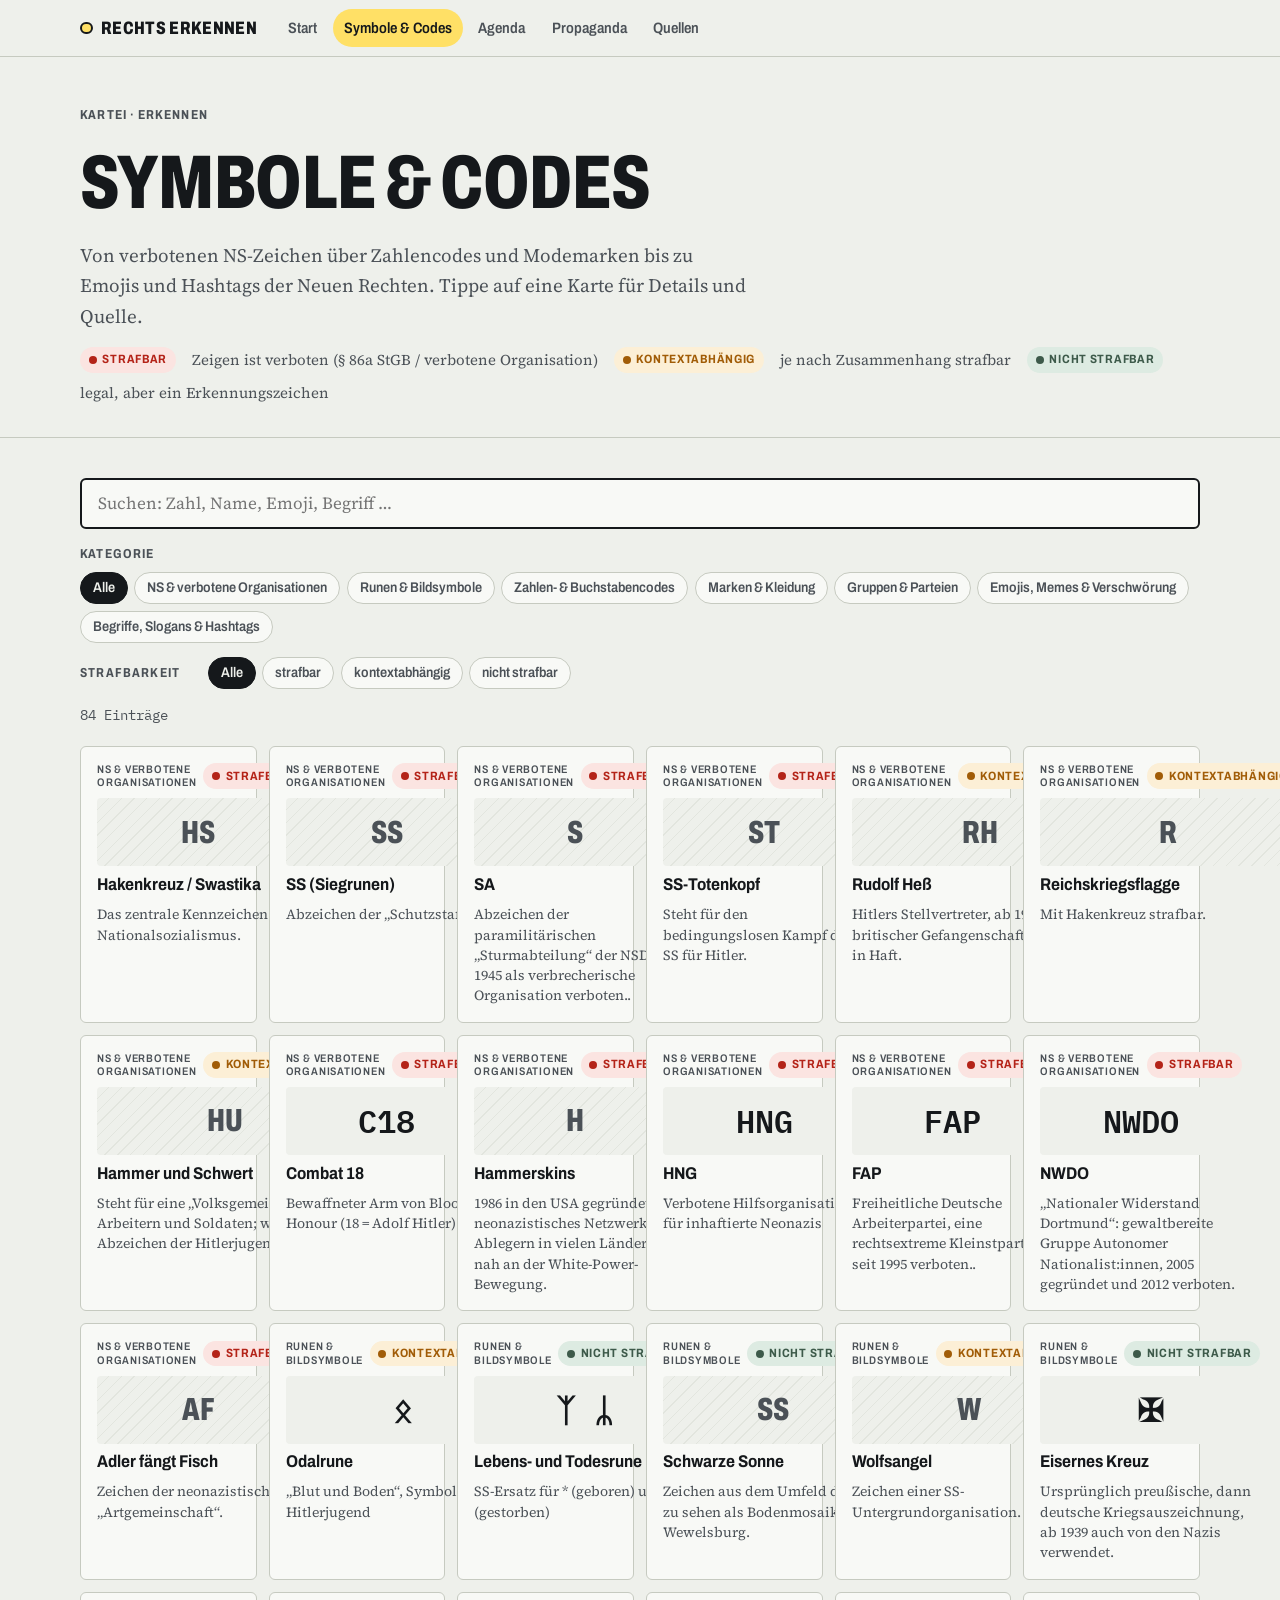
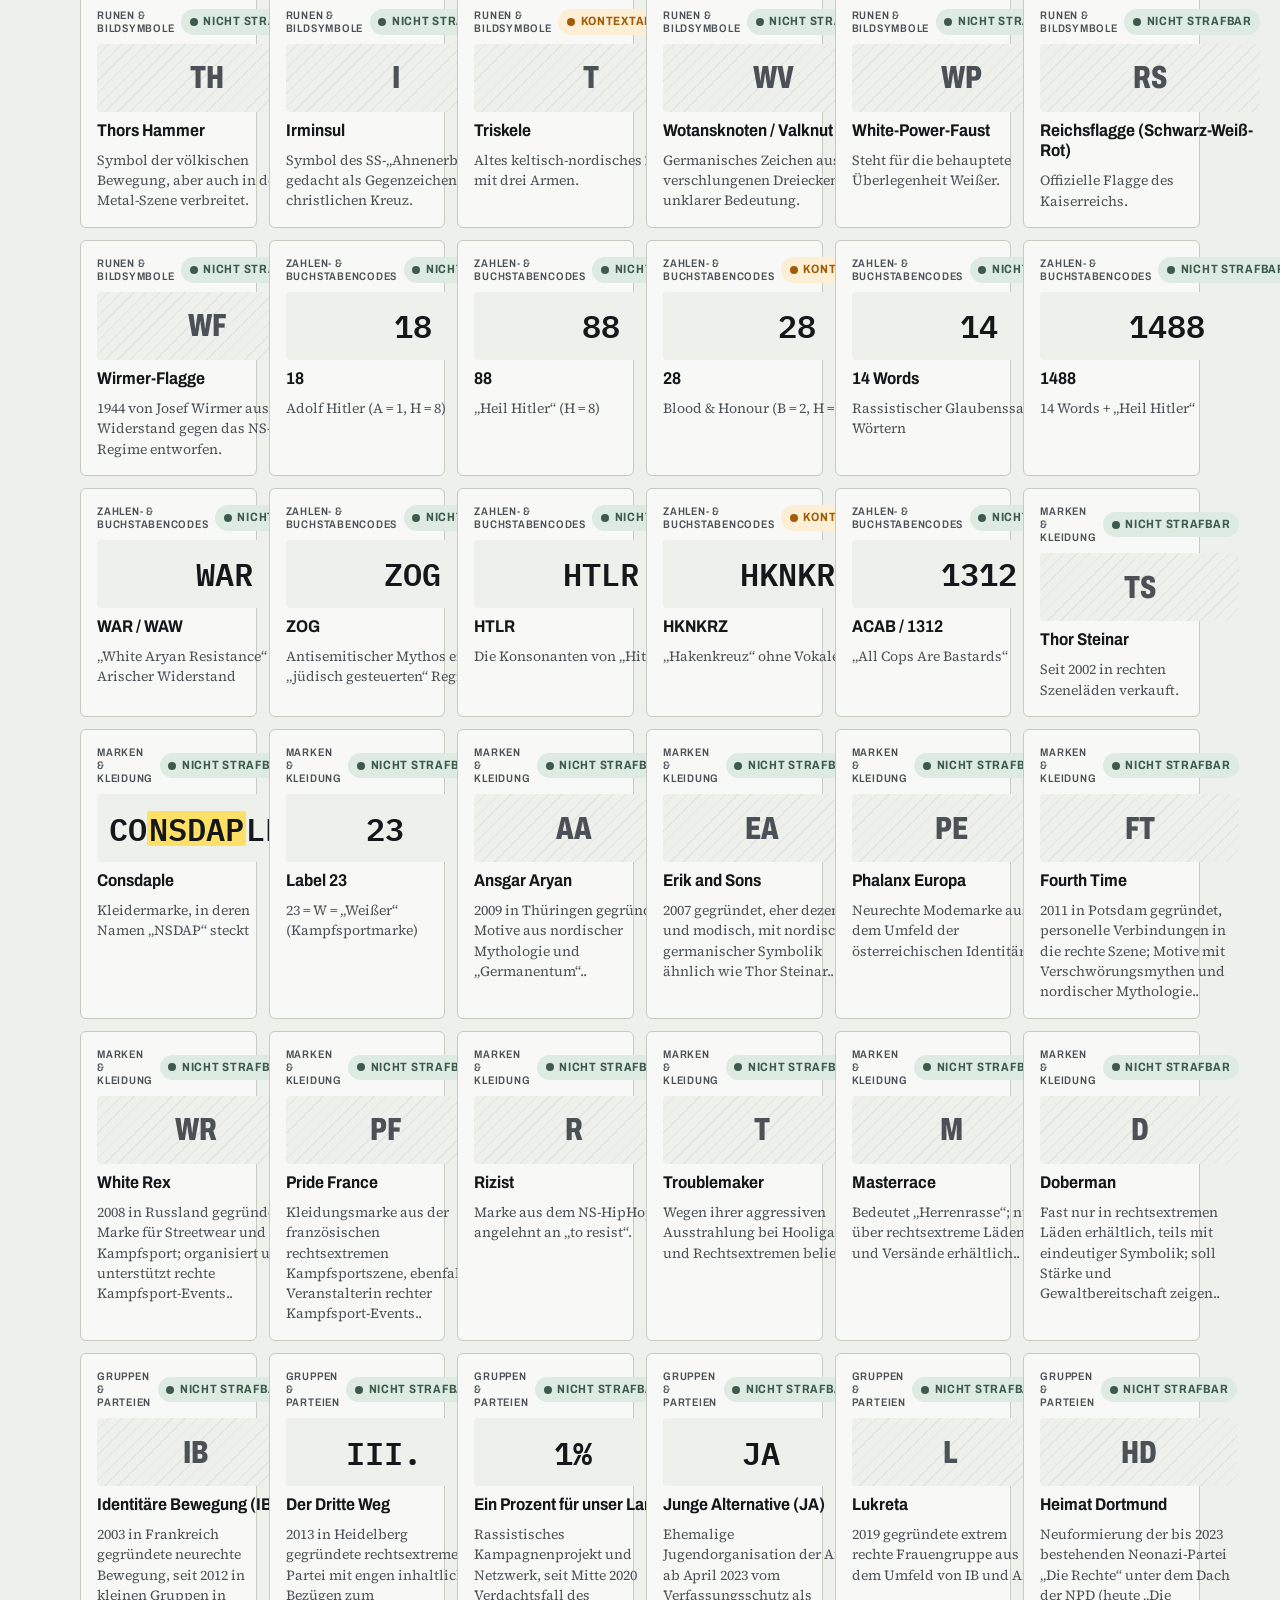
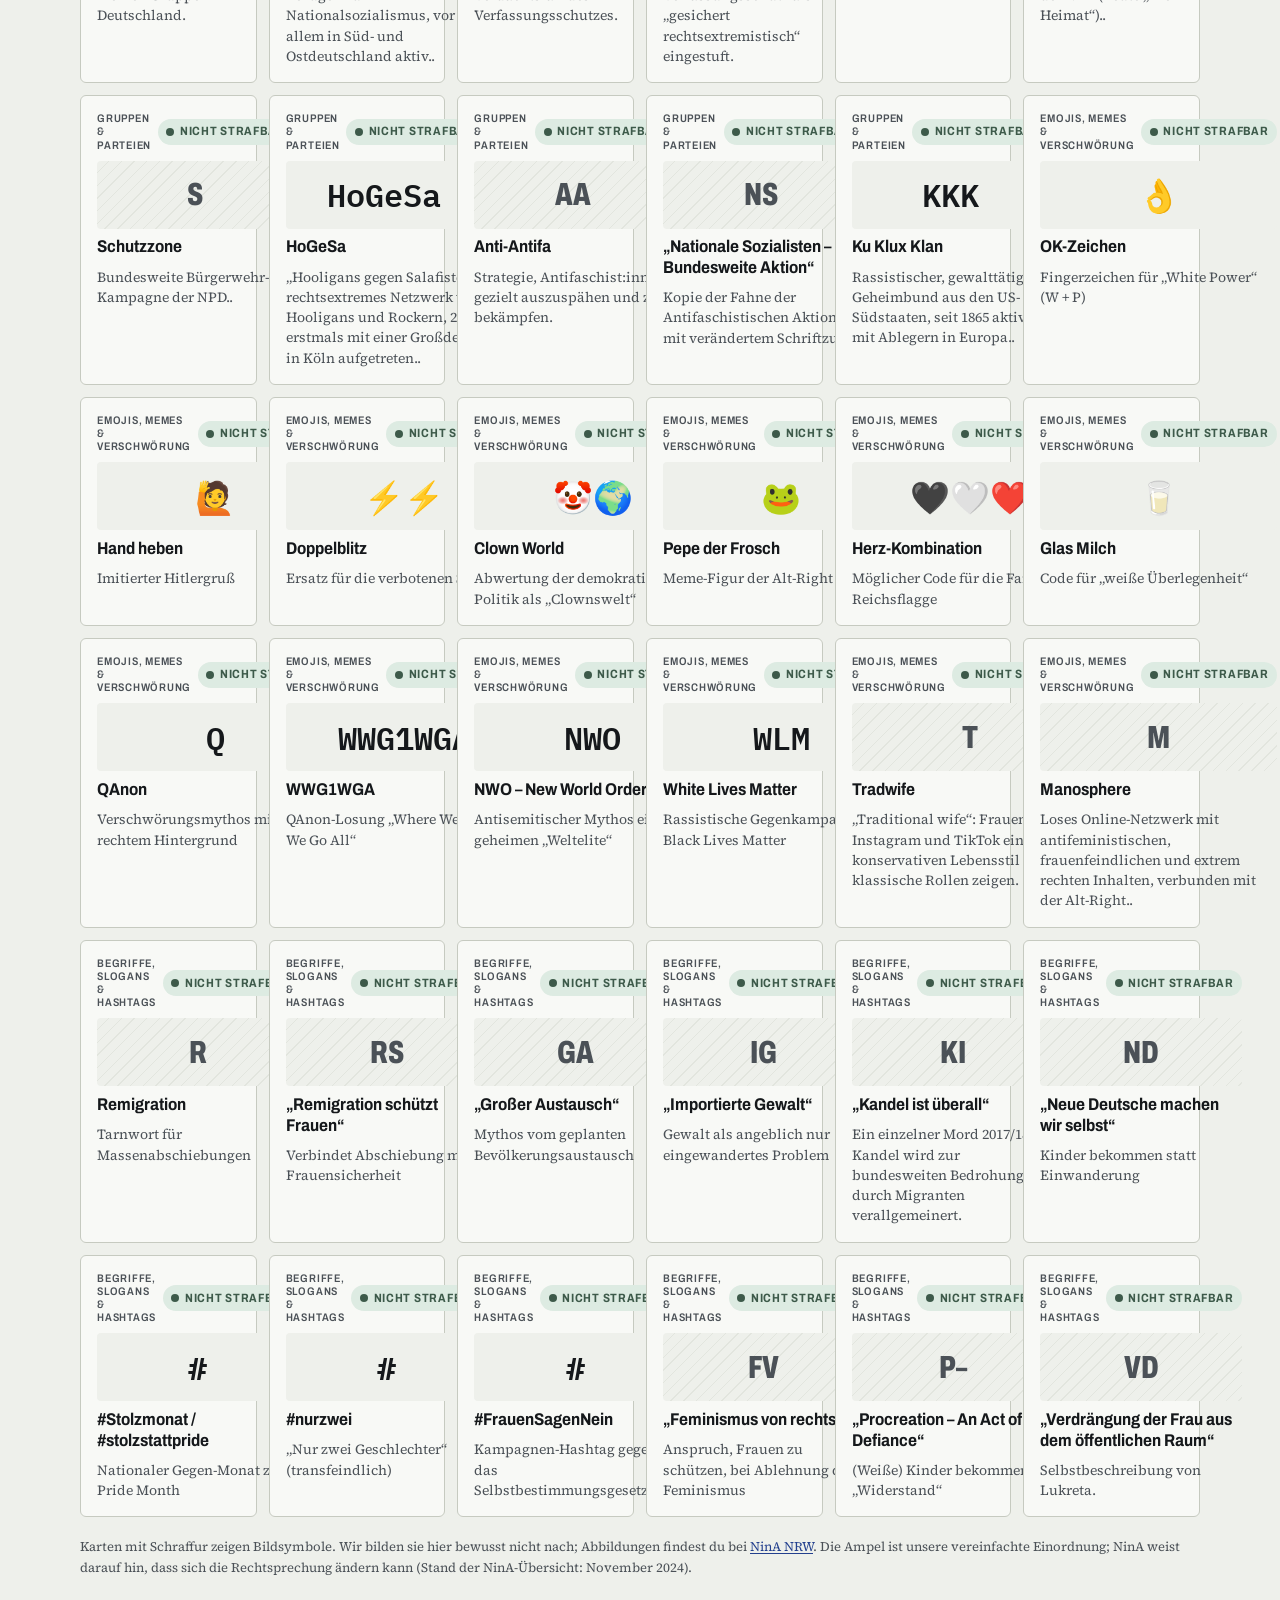
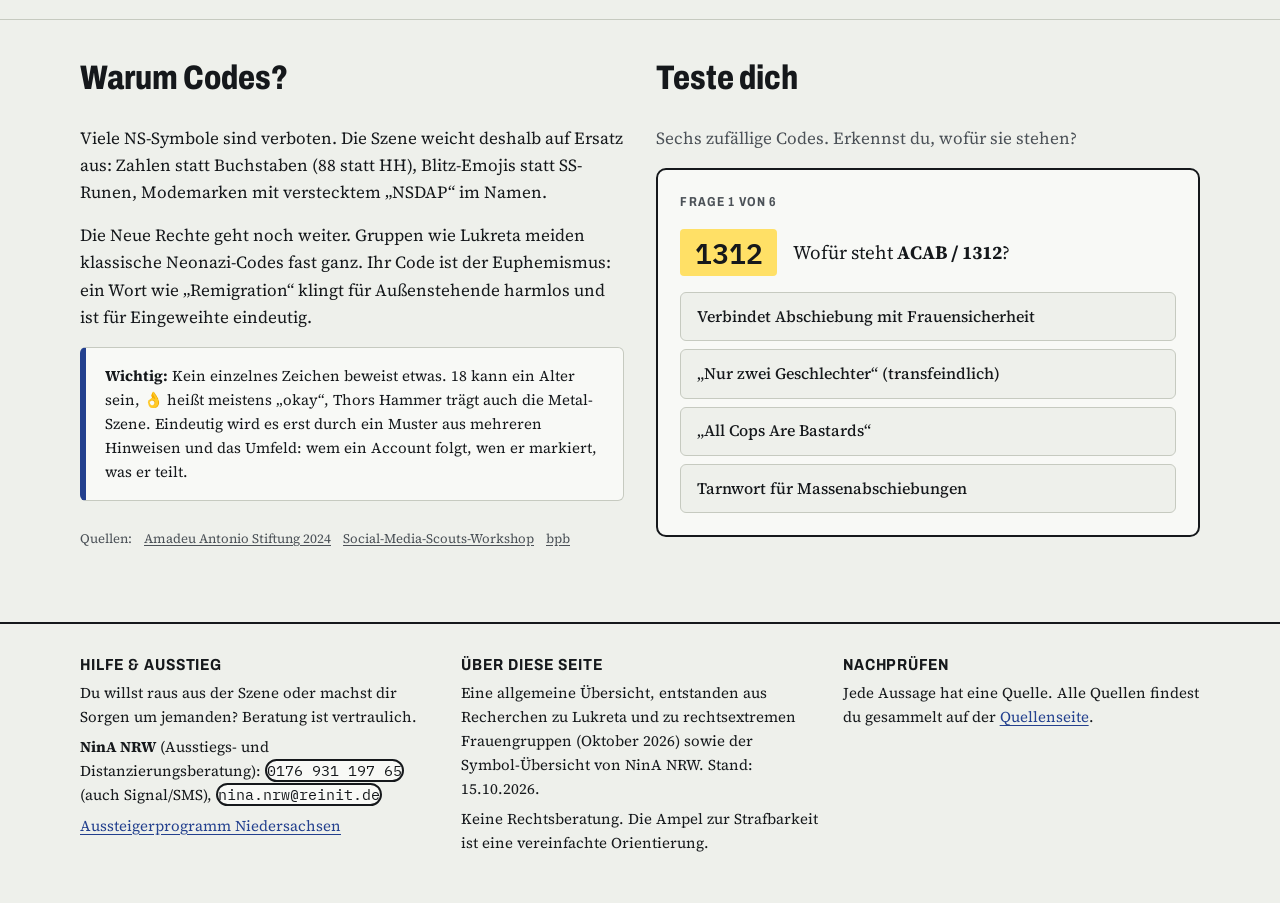
<file: rechts-erkennen/symbole.html>
<!doctype html>
<html lang="de">
<head>
<meta charset="utf-8">
<meta name="viewport" content="width=device-width, initial-scale=1, viewport-fit=cover">
<title>Symbole & Codes</title>
<meta name="claude:viewport-fit-sides" content="cover">
<link rel="preconnect" href="https://fonts.googleapis.com"><link rel="preconnect" href="https://fonts.gstatic.com" crossorigin><link rel="stylesheet" href="https://fonts.googleapis.com/css2?family=Archivo:wdth,wght@62..125,400..900&family=IBM+Plex+Mono:wght@400;500;600&family=Source+Serif+4:opsz,wght@8..60,400;8..60,600&display=swap">
<link rel="stylesheet" href="style.css">
</head>
<body>
<header class="site-head"><div class="wrap">
<a class="brand" href="index.html"><span class="dot" aria-hidden="true"></span>Rechts erkennen</a>
<nav class="nav" aria-label="Hauptnavigation"><a href="index.html">Start</a><a href="symbole.html" aria-current="page">Symbole & Codes</a><a href="agenda.html">Agenda</a><a href="propaganda.html">Propaganda</a><a href="quellen.html">Quellen</a></nav>
</div></header>
<main>
<div class="wrap page-head">
  <p class="label">Kartei · Erkennen</p>
  <h1>Symbole &amp; Codes</h1>
  <p class="lede">Von verbotenen NS-Zeichen über Zahlencodes und Modemarken bis zu Emojis und Hashtags der Neuen Rechten. Tippe auf eine Karte für Details und Quelle.</p>
  <div class="legend">
    <span class="status st-strafbar">strafbar</span> Zeigen ist verboten (§ 86a StGB / verbotene Organisation)
    <span class="status st-kontext">kontextabhängig</span> je nach Zusammenhang strafbar
    <span class="status st-frei">nicht strafbar</span> legal, aber ein Erkennungszeichen
  </div>
</div>

<section class="block"><div class="wrap">
  <div class="filters">
    <input id="symq" type="search" placeholder="Suchen: Zahl, Name, Emoji, Begriff …" aria-label="Kartei durchsuchen" autocomplete="off">
    <div class="row"><span class="label">Kategorie</span><div class="chips" id="catchips"></div></div>
    <div class="row"><span class="label">Strafbarkeit</span>
      <div class="chips" id="stchips">
        <button class="chip" data-st="all" aria-pressed="true">Alle</button>
        <button class="chip" data-st="strafbar" aria-pressed="false">strafbar</button>
        <button class="chip" data-st="kontext" aria-pressed="false">kontextabhängig</button>
        <button class="chip" data-st="frei" aria-pressed="false">nicht strafbar</button>
      </div>
    </div>
    <span class="symcount" id="symcount" aria-live="polite"></span>
  </div>
  <div class="symgrid" id="symgrid"></div>
  <p class="small" style="margin-top:1.25rem">Karten mit Schraffur zeigen Bildsymbole. Wir bilden sie hier bewusst nicht nach; Abbildungen findest du bei <a href="https://nina-nrw.de/codes-und-symbole/" target="_blank" rel="noopener">NinA NRW</a>. Die Ampel ist unsere vereinfachte Einordnung; NinA weist darauf hin, dass sich die Rechtsprechung ändern kann (Stand der NinA-Übersicht: November 2024).</p>
</div></section>

<section class="block"><div class="wrap two">
  <div class="stack">
    <h2 class="h2">Warum Codes?</h2>
    <p>Viele NS-Symbole sind verboten. Die Szene weicht deshalb auf Ersatz aus: Zahlen statt Buchstaben (88 statt HH), Blitz-Emojis statt SS-Runen, Modemarken mit verstecktem „NSDAP“ im Namen.</p>
    <p>Die Neue Rechte geht noch weiter. Gruppen wie Lukreta meiden klassische Neonazi-Codes fast ganz. Ihr Code ist der Euphemismus: ein Wort wie „Remigration“ klingt für Außenstehende harmlos und ist für Eingeweihte eindeutig.</p>
    <p class="note"><strong>Wichtig:</strong> Kein einzelnes Zeichen beweist etwas. 18 kann ein Alter sein, 👌 heißt meistens „okay“, Thors Hammer trägt auch die Metal-Szene. Eindeutig wird es erst durch ein Muster aus mehreren Hinweisen und das Umfeld: wem ein Account folgt, wen er markiert, was er teilt.</p>
    <div class="srcs"><span>Quellen:</span><a href="https://www.amadeu-antonio-stiftung.de/wp-content/uploads/2024/06/Echte-Maenner-Netz1.pdf" target="_blank" rel="noopener">Amadeu Antonio Stiftung 2024</a><a href="https://nrw.edumaps.de/file/3358707013883944083.pdf/1s8t67h" target="_blank" rel="noopener">Social-Media-Scouts-Workshop</a><a href="https://www.bpb.de/mediathek/reihen/werkstatt-reels/569232/werkstatt-recherchiert-emoji-codes-entschluesseln/" target="_blank" rel="noopener">bpb</a></div>
  </div>
  <div class="stack">
    <h2 class="h2">Teste dich</h2>
    <p class="sub" style="margin:0">Sechs zufällige Codes. Erkennst du, wofür sie stehen?</p>
    <div class="quiz" id="quiz" aria-live="polite"></div>
  </div>
</div></section>

<dialog class="symdlg" id="symdlg" aria-label="Details zum Symbol">
  <div class="dlg-in">
    <button class="btn ghost dlg-close" type="button" data-close>Schließen</button>
    <div class="dlg-body"></div>
  </div>
</dialog>

</main>
<footer class="site-foot"><div class="wrap">
<div><h3>Hilfe &amp; Ausstieg</h3>
<p>Du willst raus aus der Szene oder machst dir Sorgen um jemanden? Beratung ist vertraulich.</p>
<p><strong>NinA NRW</strong> (Ausstiegs- und Distanzierungsberatung): <span class="phone">0176 931 197 65</span> (auch Signal/SMS), <span class="phone">nina.nrw@reinit.de</span></p>
<p><a href="https://aussteigerprogramm-niedersachsen.de/" target="_blank" rel="noopener">Aussteigerprogramm Niedersachsen</a></p></div>
<div><h3>Über diese Seite</h3>
<p>Eine allgemeine Übersicht, entstanden aus Recherchen zu Lukreta und zu rechtsextremen Frauengruppen (Oktober 2026) sowie der Symbol-Übersicht von NinA NRW. Stand: 15.10.2026.</p>
<p>Keine Rechtsberatung. Die Ampel zur Strafbarkeit ist eine vereinfachte Orientierung.</p></div>
<div><h3>Nachprüfen</h3>
<p>Jede Aussage hat eine Quelle. Alle Quellen findest du gesammelt auf der <a href="quellen.html">Quellenseite</a>.</p></div>
</div></footer>
<script src="data.js"></script>
<script src="app.js"></script>
</body>
</html>
</file>
<file: rechts-erkennen/style.css>
/* Layout-Konzept: Bestimmungsbuch / Erkennungsdienst – Karteikarten auf kühlem Papier,
   Textmarker-Gelb für das, was man erkennen soll; schmale Display-Schrift für Etiketten. */
:root {
  --paper: #EEF0EB;
  --paper-2: #E2E5DE;
  --card: #F8F9F6;
  --ink: #15181B;
  --ink-2: #4B5157;
  --rule: #C6CAC0;
  --accent: #23408E;
  --accent-ink: #F8F9F6;
  --mark: #FFE066;
  --mark-ink: #15181B;
  --on-ink-label: #FFD43B;
  --red: #B42318;  --red-bg: #FBE4E1;
  --amber: #A15C07; --amber-bg: #FCEFD6;
  --slate: #3D5A4A; --slate-bg: #DDEBE2;

  --f-display: "Archivo", "Arial Narrow", "Helvetica Neue", Arial, sans-serif;
  --f-body: "Source Serif 4", Georgia, "Times New Roman", serif;
  --f-mono: "IBM Plex Mono", ui-monospace, "SFMono-Regular", Menlo, Consolas, monospace;

  --s-1: .8125rem; --s0: 1rem; --s1: 1.1875rem; --s2: 1.5rem; --s3: 2.125rem; --s4: clamp(2.5rem, 7vw, 4.75rem);
  --radius: 6px;
  --maxw: 72rem;
  color-scheme: light;
  padding-top: env(safe-area-inset-top, 0px);
  padding-bottom: env(safe-area-inset-bottom, 0px);
}
@media (prefers-color-scheme: dark) {
  :root:not([data-theme="light"]) {
    --paper: #111416; --paper-2: #1A1E21; --card: #181C1F;
    --ink: #E9EBE6; --ink-2: #A3AAB0; --rule: #2F3539;
    --accent: #93AAF2; --accent-ink: #111416;
    --mark: rgba(233, 196, 67, .38); --mark-ink: #F4F2EA; --on-ink-label: #6B4E00;
    --red: #F7877B; --red-bg: #3A1D1A;
    --amber: #F5B84A; --amber-bg: #35280F;
    --slate: #8FC4A5; --slate-bg: #17291F;
    color-scheme: dark;
  }
}
:root[data-theme="dark"] {
  --paper: #111416; --paper-2: #1A1E21; --card: #181C1F;
  --ink: #E9EBE6; --ink-2: #A3AAB0; --rule: #2F3539;
  --accent: #93AAF2; --accent-ink: #111416;
  --mark: rgba(233, 196, 67, .38); --mark-ink: #F4F2EA; --on-ink-label: #6B4E00;
  --red: #F7877B; --red-bg: #3A1D1A;
  --amber: #F5B84A; --amber-bg: #35280F;
  --slate: #8FC4A5; --slate-bg: #17291F;
  color-scheme: dark;
}

*, *::before, *::after { box-sizing: border-box; }
[hidden] { display: none !important; }
html { -webkit-text-size-adjust: 100%; }
body {
  margin: 0;
  background: var(--paper);
  color: var(--ink);
  font-family: var(--f-body);
  font-size: 1.0625rem;
  line-height: 1.6;
}
img { max-width: 100%; }
a { color: var(--accent); text-underline-offset: .18em; }
a:hover { text-decoration-thickness: 2px; }
:focus-visible { outline: 3px solid var(--accent); outline-offset: 2px; border-radius: 3px; }
h1, h2, h3, h4 { font-family: var(--f-display); line-height: 1.08; text-wrap: balance; margin: 0; }
p { margin: 0; }

.wrap {
  max-width: var(--maxw);
  margin-inline: auto;
  padding-left: max(16px, env(safe-area-inset-left, 0px));
  padding-right: max(16px, env(safe-area-inset-right, 0px));
}
.prose { max-width: 40rem; }
.stack { display: flex; flex-direction: column; gap: 1rem; }

/* Textmarker */
.mk { background: linear-gradient(transparent 52%, var(--mark) 52%, var(--mark) 92%, transparent 92%); color: inherit; padding-inline: .08em; }
mark { background: var(--mark); color: var(--mark-ink); padding: 0 .12em; border-radius: 2px; }

.label {
  font-family: var(--f-display);
  font-stretch: 80%;
  font-weight: 700;
  font-size: var(--s-1);
  letter-spacing: .09em;
  text-transform: uppercase;
  color: var(--ink-2);
}

/* ---------- Kopf / Navigation ---------- */
.site-head {
  position: sticky;
  top: env(safe-area-inset-top, 0px);
  z-index: 20;
  background: var(--paper);
  border-bottom: 1px solid var(--rule);
}
.site-head .wrap { display: flex; align-items: center; gap: 1.25rem; min-height: 3.5rem; }
.brand {
  font-family: var(--f-display); font-stretch: 75%; font-weight: 800;
  font-size: 1.125rem; letter-spacing: .02em; text-transform: uppercase;
  color: var(--ink); text-decoration: none; white-space: nowrap;
  display: flex; align-items: center; gap: .5rem;
}
.brand .dot { width: .8rem; height: .8rem; background: var(--mark); border: 2px solid var(--ink); border-radius: 50%; }
.nav { display: flex; gap: .25rem; overflow-x: auto; scrollbar-width: none; min-width: 0; flex: 1; }
.nav::-webkit-scrollbar { display: none; }
.nav a {
  font-family: var(--f-display); font-stretch: 85%; font-weight: 600; font-size: .9375rem;
  color: var(--ink-2); text-decoration: none; white-space: nowrap;
  padding: .45rem .7rem; border-radius: 99px;
}
.nav a:hover { color: var(--ink); background: var(--paper-2); }
.nav a[aria-current="page"] { color: var(--mark-ink); background: var(--mark); }
@media (max-width: 640px) {
  .site-head .wrap { flex-wrap: wrap; gap: 0; padding-block: .4rem; }
  .brand { width: 100%; padding-block: .2rem; }
  .nav { margin-inline: -.6rem; }
}

/* ---------- Seitenkopf ---------- */
.page-head { padding-block: 3rem 2rem; display: grid; gap: 1rem; }
.page-head h1 { font-size: var(--s4); font-weight: 800; font-stretch: 72%; text-transform: uppercase; letter-spacing: -.005em; }
.page-head .lede { font-size: var(--s1); color: var(--ink-2); max-width: 42rem; }

section.block { padding-block: 2.5rem; border-top: 1px solid var(--rule); }
section.block > .wrap > h2, .h2 { font-size: var(--s3); font-weight: 800; font-stretch: 78%; margin-bottom: .75rem; }
.sub { color: var(--ink-2); max-width: 42rem; margin-bottom: 1.5rem; }

/* ---------- Ampel / Status ---------- */
.status { display: inline-flex; align-items: center; gap: .35rem; font-family: var(--f-display); font-stretch: 85%; font-weight: 700; font-size: .75rem; letter-spacing: .06em; text-transform: uppercase; padding: .2rem .55rem; border-radius: 99px; white-space: nowrap; }
.status::before { content: ""; width: .5rem; height: .5rem; border-radius: 50%; background: currentColor; }
.st-strafbar { color: var(--red); background: var(--red-bg); }
.st-kontext { color: var(--amber); background: var(--amber-bg); }
.st-frei { color: var(--slate); background: var(--slate-bg); }

/* ---------- Buttons / Chips ---------- */
.btn {
  font: 600 .9375rem/1 var(--f-display); font-stretch: 88%;
  display: inline-flex; align-items: center; gap: .5rem;
  padding: .75rem 1.05rem; border-radius: var(--radius);
  border: 2px solid var(--ink); background: var(--ink); color: var(--paper);
  text-decoration: none; cursor: pointer;
}
.btn:hover { background: var(--accent); border-color: var(--accent); color: var(--accent-ink); }
.btn.ghost { background: transparent; color: var(--ink); }
.btn.ghost:hover { background: var(--paper-2); color: var(--ink); border-color: var(--ink); }
.chips { display: flex; flex-wrap: wrap; gap: .4rem; }
.chip {
  font: 600 .875rem/1 var(--f-display); font-stretch: 88%;
  padding: .5rem .75rem; border-radius: 99px; cursor: pointer;
  border: 1px solid var(--rule); background: var(--card); color: var(--ink-2);
}
.chip:hover { color: var(--ink); border-color: var(--ink-2); }
.chip[aria-pressed="true"] { background: var(--ink); border-color: var(--ink); color: var(--paper); }

input[type="search"], input[type="text"] {
  font: 400 1.0625rem/1.3 var(--f-body);
  width: 100%; padding: .8rem 1rem; border-radius: var(--radius);
  border: 2px solid var(--ink); background: var(--card); color: var(--ink);
}

/* ---------- Decoder ---------- */
.decoder { background: var(--card); border: 2px solid var(--ink); border-radius: 10px; padding: 1.25rem; display: grid; gap: .9rem; }
.decoder .hint { font-size: var(--s-1); color: var(--ink-2); }
.decoder .tries { display: flex; flex-wrap: wrap; gap: .4rem; }
.decoder .tries button { font: 500 .875rem/1 var(--f-mono); padding: .4rem .6rem; border-radius: 4px; border: 1px dashed var(--ink-2); background: transparent; color: var(--ink); cursor: pointer; }
.decoder .tries button:hover { background: var(--mark); color: var(--mark-ink); border-style: solid; }
.dec-results { display: grid; gap: .6rem; }
.dec-hit { display: grid; grid-template-columns: 4.5rem 1fr; gap: .9rem; align-items: start; padding: .8rem; border-radius: var(--radius); background: var(--paper); border: 1px solid var(--rule); }
.dec-hit .gl { font: 600 1.25rem/1.1 var(--f-mono); text-align: center; overflow-wrap: anywhere; padding-top: .15rem; }
.dec-hit h4 { font-size: 1.0625rem; font-stretch: 90%; display: flex; flex-wrap: wrap; gap: .4rem .6rem; align-items: center; }
.dec-hit p { font-size: .9375rem; color: var(--ink-2); margin-top: .25rem; }
.dec-empty { font-size: .9375rem; color: var(--ink-2); }

/* ---------- Footer ---------- */
.site-foot { border-top: 2px solid var(--ink); margin-top: 2rem; padding-block: 2rem 3rem; font-size: .9375rem; }
.site-foot .wrap { display: grid; gap: 1.5rem; grid-template-columns: repeat(auto-fit, minmax(16rem, 1fr)); }
.site-foot h3 { font-size: 1rem; font-stretch: 85%; text-transform: uppercase; letter-spacing: .06em; margin-bottom: .5rem; }
.site-foot p + p { margin-top: .4rem; }
.site-foot .phone { font-family: var(--f-mono); user-select: all; }
.small { font-size: var(--s-1); color: var(--ink-2); }

.srcs { font-size: var(--s-1); color: var(--ink-2); display: flex; flex-wrap: wrap; gap: .25rem .75rem; margin-top: .75rem; }
.srcs a { color: var(--ink-2); }
.srcs a:hover { color: var(--accent); }

@media (prefers-reduced-motion: reduce) {
  *, *::before, *::after { animation: none !important; transition: none !important; }
}

/* ================= Startseite ================= */
.hero { padding-block: 3.25rem 2.5rem; display: grid; gap: 1.5rem; grid-template-columns: minmax(0, 1.25fr) minmax(0, 1fr); align-items: end; }
.hero h1 { font-size: clamp(2.75rem, 8.5vw, 6rem); font-weight: 900; font-stretch: 66%; text-transform: uppercase; line-height: .92; letter-spacing: -.01em; }
.hero h1 .mk { animation: mk-in 1.1s .25s cubic-bezier(.6,.1,.2,1) both; background-size: 0% 100%; background-repeat: no-repeat; }
@keyframes mk-in { from { background-size: 0% 100%; } to { background-size: 100% 100%; } }
.hero h1 .mk { background-size: 100% 100%; }
.hero .lede { font-size: var(--s1); color: var(--ink-2); }
.hero .actions { display: flex; flex-wrap: wrap; gap: .6rem; margin-top: .5rem; }
@media (max-width: 820px) { .hero { grid-template-columns: minmax(0, 1fr); } }

.stats { display: grid; grid-template-columns: repeat(auto-fit, minmax(14rem, 1fr)); gap: 0; border: 2px solid var(--ink); border-radius: 10px; overflow: hidden; background: var(--card); }
.stat { padding: 1.1rem 1.25rem; display: grid; gap: .3rem; align-content: start; border-right: 1px solid var(--rule); border-bottom: 1px solid var(--rule); }
.stat .num { font: 800 2.5rem/1 var(--f-display); font-stretch: 70%; font-variant-numeric: tabular-nums; }
.stat .num small { font-size: 1rem; font-stretch: 85%; color: var(--ink-2); font-weight: 600; margin-left: .25rem; }
.stat p { font-size: .9375rem; color: var(--ink-2); }

.spectrum { display: grid; gap: 1rem; }
.sp-bar { display: grid; grid-template-columns: repeat(4, minmax(0, 1fr)); gap: 4px; }
.sp-seg { font: 700 .9375rem/1.15 var(--f-display); font-stretch: 82%; text-align: left; padding: .9rem .8rem 1rem; border: 2px solid var(--ink); background: var(--card); color: var(--ink); cursor: pointer; min-height: 5.25rem; display: flex; flex-direction: column; justify-content: space-between; gap: .5rem; }
.sp-seg:first-child { border-radius: 8px 0 0 8px; }
.sp-seg:last-child { border-radius: 0 8px 8px 0; }
.sp-seg .tick { height: .45rem; border-radius: 99px; background: var(--rule); }
.sp-seg:nth-child(1) .tick { background: var(--slate); opacity: .55; }
.sp-seg:nth-child(2) .tick { background: var(--amber); opacity: .55; }
.sp-seg:nth-child(3) .tick { background: var(--red); opacity: .7; }
.sp-seg:nth-child(4) .tick { background: var(--red); }
.sp-seg[aria-pressed="true"] { background: var(--ink); color: var(--paper); }
.sp-out { background: var(--card); border: 1px solid var(--rule); border-radius: 8px; padding: 1.1rem 1.25rem; display: grid; gap: .5rem; max-width: 46rem; }
.sp-out h3 { font-size: 1.25rem; font-stretch: 85%; }
.sp-scale { display: flex; justify-content: space-between; font-family: var(--f-display); font-stretch: 85%; font-size: .8125rem; color: var(--ink-2); text-transform: uppercase; letter-spacing: .06em; }
@media (max-width: 560px) { .sp-bar { grid-template-columns: repeat(2, minmax(0, 1fr)); } .sp-seg, .sp-seg:first-child, .sp-seg:last-child { border-radius: 8px; } }

.doors { display: grid; grid-template-columns: repeat(auto-fit, minmax(17rem, 1fr)); gap: 1rem; }
.door { display: grid; gap: .6rem; align-content: start; padding: 1.4rem; border: 2px solid var(--ink); border-radius: 10px; background: var(--card); color: var(--ink); text-decoration: none; transition: transform .15s ease, box-shadow .15s ease; }
.door:hover { transform: translate(-3px, -3px); box-shadow: 6px 6px 0 var(--ink); }
.door .label { color: var(--accent); }
.door h3 { font-size: var(--s2); font-weight: 800; font-stretch: 75%; text-transform: uppercase; }
.door p { color: var(--ink-2); font-size: 1rem; }
.door .go { font-family: var(--f-display); font-weight: 700; font-stretch: 85%; margin-top: .3rem; }

.two { display: grid; grid-template-columns: minmax(0, 1fr) minmax(0, 1fr); gap: 2rem; align-items: start; }
@media (max-width: 820px) { .two { grid-template-columns: minmax(0, 1fr); } }
blockquote.def { margin: 0; padding: 1rem 1.25rem; border-left: 6px solid var(--mark); background: var(--card); font-size: var(--s1); }
blockquote.def cite { display: block; font-size: var(--s-1); font-style: normal; color: var(--ink-2); margin-top: .5rem; }

/* ================= Symbol-Kartei ================= */
.legend { display: flex; flex-wrap: wrap; gap: .5rem 1rem; align-items: center; font-size: .9375rem; color: var(--ink-2); }
.filters { display: grid; gap: .9rem; margin-bottom: 1.25rem; }
.filters .row { display: flex; flex-wrap: wrap; gap: .5rem 1rem; align-items: center; }
.filters .row > .label { min-width: 7rem; }
.symcount { font-family: var(--f-mono); font-size: .875rem; color: var(--ink-2); }
.symgrid { display: grid; grid-template-columns: repeat(auto-fill, minmax(min(100%, 10.25rem), 1fr)); gap: .75rem; }
@media (max-width: 520px) { .symcard { padding: .75rem; gap: .45rem; } .sc-gl { font-size: 1.5rem; min-height: 3.25rem; } .sc-name { font-size: .9688rem; } .sc-k { font-size: .8125rem; } .sc-top { flex-direction: column; align-items: flex-start; } }
.symcard { all: unset; box-sizing: border-box; cursor: pointer; display: grid; grid-template-rows: auto auto auto 1fr; gap: .55rem; padding: 1rem; background: var(--card); border: 1px solid var(--rule); border-radius: var(--radius); min-width: 0; transition: border-color .12s, transform .12s; }
.symcard:hover { border-color: var(--ink); transform: translateY(-2px); }
.symcard:focus-visible { outline: 3px solid var(--accent); outline-offset: 2px; }
.sc-top { display: flex; justify-content: space-between; gap: .4rem; align-items: center; }
.sc-cat { font: 600 .6875rem/1.2 var(--f-display); font-stretch: 85%; text-transform: uppercase; letter-spacing: .07em; color: var(--ink-2); min-width: 0; }
.sc-gl { font: 600 2rem/1.1 var(--f-mono); min-height: 4.25rem; display: flex; align-items: center; justify-content: center; text-align: center; background: var(--paper); border-radius: 4px; padding: .4rem; overflow-wrap: anywhere; color: var(--ink); }
.sc-gl.noimg { font-family: var(--f-display); font-stretch: 70%; font-weight: 800; color: var(--ink-2); background: repeating-linear-gradient(135deg, var(--paper) 0 8px, var(--paper-2) 8px 9px); }
.sc-gl mark { padding: 0 .05em; }
.sc-name { font: 700 1.0625rem/1.2 var(--f-display); font-stretch: 88%; }
.sc-k { font-size: .875rem; color: var(--ink-2); line-height: 1.45; }

dialog.symdlg { border: 2px solid var(--ink); border-radius: 12px; padding: 0; width: min(34rem, calc(100vw - 32px)); max-height: calc(100vh - 48px); background: var(--card); color: var(--ink); }
dialog.symdlg::backdrop { background: rgba(10, 12, 14, .55); }
.dlg-in { padding: 1.4rem; display: grid; gap: .8rem; }
.dlg-body { display: grid; gap: .7rem; justify-items: start; }
.dlg-body h3 { font-size: var(--s2); font-stretch: 80%; }
.dlg-gl { width: 100%; }
.sc-gl.big { font-size: 2.75rem; min-height: 6rem; width: 100%; }
.dlg-close { justify-self: end; }

.quiz { background: var(--card); border: 2px solid var(--ink); border-radius: 10px; padding: 1.4rem; max-width: 46rem; }
.qz-q { display: grid; gap: 1rem; }
.qz-prompt { display: flex; gap: 1rem; align-items: center; flex-wrap: wrap; font-size: var(--s1); }
.qz-gl { font: 600 1.75rem/1 var(--f-mono); padding: .6rem .9rem; background: var(--mark); color: var(--mark-ink); border-radius: 4px; min-width: 4rem; text-align: center; }
.qz-gl.noimg { font-family: var(--f-display); font-stretch: 70%; }
.qz-opts { display: grid; grid-template-columns: repeat(auto-fit, minmax(16rem, 1fr)); gap: .5rem; }
.qz-opt { font: 500 1rem/1.35 var(--f-body); text-align: left; padding: .8rem 1rem; border-radius: var(--radius); border: 1px solid var(--rule); background: var(--paper); color: var(--ink); cursor: pointer; }
.qz-opt:hover:not(:disabled) { border-color: var(--ink); }
.qz-opt:disabled { cursor: default; opacity: .7; }
.qz-opt.ok { border: 2px solid var(--slate); background: var(--slate-bg); opacity: 1; }
.qz-opt.bad { border: 2px solid var(--red); background: var(--red-bg); opacity: 1; }
.qz-fb { font-size: .9375rem; color: var(--ink-2); display: flex; flex-wrap: wrap; gap: .75rem; align-items: center; }
.qz-fb:empty { display: none; }
.qz-end { display: grid; gap: .6rem; justify-items: start; }
.qz-score { font: 900 3.5rem/1 var(--f-display); font-stretch: 66%; font-variant-numeric: tabular-nums; }

/* ================= Tabs ================= */
.tabs { display: grid; grid-template-columns: minmax(14rem, 18rem) minmax(0, 1fr); gap: 1.5rem; align-items: start; }
.tablist { display: grid; gap: .25rem; position: sticky; top: 5rem; }
.tablist [role=tab] { all: unset; box-sizing: border-box; cursor: pointer; display: grid; grid-template-columns: 2rem 1fr; gap: .4rem; align-items: baseline; padding: .65rem .8rem; border-radius: var(--radius); font: 600 1rem/1.25 var(--f-display); font-stretch: 88%; color: var(--ink-2); }
.tablist [role=tab] .n { font-family: var(--f-mono); font-size: .8125rem; font-weight: 500; }
.tablist [role=tab]:hover { background: var(--paper-2); color: var(--ink); }
.tablist [role=tab][aria-selected="true"] { background: var(--ink); color: var(--paper); }
.tablist [role=tab]:focus-visible { outline: 3px solid var(--accent); outline-offset: 2px; }
[role=tabpanel] { min-width: 0; display: grid; gap: 1.1rem; }
[role=tabpanel] h3 { font-size: var(--s3); font-weight: 800; font-stretch: 75%; }
@media (max-width: 760px) {
  .tabs { grid-template-columns: minmax(0, 1fr); }
  .tablist { position: static; display: flex; overflow-x: auto; gap: .35rem; padding-bottom: .25rem; }
  .tablist [role=tab] { white-space: nowrap; grid-template-columns: auto auto; border: 1px solid var(--rule); }
}

.versus { display: grid; grid-template-columns: minmax(0, 1fr) minmax(0, 1fr); gap: .75rem; }
.versus > div { padding: 1rem 1.1rem; border-radius: var(--radius); display: grid; gap: .45rem; align-content: start; }
.versus .says { background: var(--card); border: 1px dashed var(--ink-2); }
.versus .means { background: var(--ink); color: var(--paper); }
.versus .means .label { color: var(--on-ink-label); }
.versus .says p { font-size: 1.0625rem; }
@media (max-width: 600px) { .versus { grid-template-columns: minmax(0, 1fr); } }
.examples { display: grid; gap: .5rem; margin: 0; padding: 0; list-style: none; }
.examples li { padding-left: 1.1rem; position: relative; }
.examples li::before { content: ""; position: absolute; left: 0; top: .62em; width: .45rem; height: .45rem; background: var(--mark); border: 1.5px solid var(--ink); }

.oldnew { display: grid; grid-template-columns: minmax(0, 1fr) minmax(0, 1fr); border: 2px solid var(--ink); border-radius: 10px; overflow: hidden; }
.oldnew > div { padding: 1.25rem; display: grid; gap: .6rem; align-content: start; }
.oldnew > div + div { border-left: 2px solid var(--ink); background: var(--card); }
.oldnew h3 { font-size: var(--s2); font-stretch: 75%; text-transform: uppercase; }
.oldnew dl { margin: 0; display: grid; gap: .55rem; }
.oldnew dt { font: 700 .75rem/1 var(--f-display); text-transform: uppercase; letter-spacing: .08em; color: var(--ink-2); }
.oldnew dd { margin: .15rem 0 0; }
@media (max-width: 680px) { .oldnew { grid-template-columns: minmax(0, 1fr); } .oldnew > div + div { border-left: 0; border-top: 2px solid var(--ink); } }

/* ================= Propaganda ================= */
.funnel { display: grid; grid-template-columns: minmax(0, 1fr) minmax(0, 1.1fr); gap: 1.5rem; align-items: start; }
.fn-steps { display: grid; gap: 6px; }
.fn-step { all: unset; box-sizing: border-box; cursor: pointer; padding: .9rem 1.1rem; background: var(--card); border: 2px solid var(--ink); display: grid; gap: .2rem; font-family: var(--f-display); }
.fn-step:nth-child(1) { width: 100%; border-radius: 10px 10px 4px 4px; }
.fn-step:nth-child(2) { width: 88%; margin-inline: auto; }
.fn-step:nth-child(3) { width: 76%; margin-inline: auto; }
.fn-step:nth-child(4) { width: 64%; margin-inline: auto; border-radius: 4px 4px 10px 10px; }
.fn-step strong { font-weight: 800; font-stretch: 80%; font-size: 1.125rem; text-transform: uppercase; }
.fn-step span { font-size: .875rem; color: var(--ink-2); font-stretch: 90%; }
.fn-step[aria-pressed="true"] { background: var(--mark); border-color: var(--ink); }
.fn-step[aria-pressed="true"] span { color: var(--mark-ink); }
.fn-step[aria-pressed="true"] strong { color: var(--mark-ink); }
.fn-step:focus-visible { outline: 3px solid var(--accent); outline-offset: 2px; }
.fn-info { display: grid; gap: .7rem; background: var(--card); border: 1px solid var(--rule); border-radius: 10px; padding: 1.25rem; }
.fn-info h3 { font-size: var(--s2); font-stretch: 78%; }
.plats { display: flex; flex-wrap: wrap; gap: .35rem; }
.plats span { font: 600 .8125rem/1 var(--f-mono); padding: .35rem .55rem; border-radius: 4px; background: var(--paper-2); }
@media (max-width: 760px) { .funnel { grid-template-columns: minmax(0, 1fr); } }

.forms { display: grid; grid-template-columns: repeat(auto-fill, minmax(15rem, 1fr)); gap: .9rem; }
.form { padding: 1.1rem; border-top: 4px solid var(--ink); background: var(--card); display: grid; gap: .45rem; align-content: start; }
.form h3 { font-size: 1.1875rem; font-stretch: 85%; }
.form p { font-size: .9375rem; color: var(--ink-2); }
.form a.more { font-family: var(--f-display); font-weight: 700; font-stretch: 88%; font-size: .9375rem; }

.postcheck { display: grid; grid-template-columns: minmax(0, 22rem) minmax(0, 1fr); gap: 1.5rem; align-items: start; }
.phone { border: 2px solid var(--ink); border-radius: 22px; background: var(--card); overflow: hidden; }
.ph-head { display: flex; align-items: center; gap: .6rem; padding: .7rem .9rem; border-bottom: 1px solid var(--rule); font: 700 .875rem/1 var(--f-display); font-stretch: 90%; }
.ph-av { width: 2rem; height: 2rem; border-radius: 50%; background: radial-gradient(circle at 35% 35%, #F7C8D4, #E79AB0); }
.ph-img { aspect-ratio: 4 / 3.4; max-width: 100%; background:
  linear-gradient(180deg, #CFE3F2 0%, #EAF2F6 46%, transparent 46%),
  linear-gradient(160deg, transparent 52%, #9DB59A 52%),
  linear-gradient(200deg, #7E9B86 55%, #B9CCAA 55%); position: relative; }
.ph-img .hot { position: absolute; }
.ph-img .tag { left: 8%; bottom: 10%; }
.ph-cap { padding: .9rem; font-size: .9375rem; line-height: 1.55; }
.ph-cap b { font-family: var(--f-display); font-stretch: 90%; }
.hot { all: unset; cursor: pointer; border-bottom: 2px dashed var(--accent); border-radius: 2px; transition: background .15s; }
.hot:hover, .hot.active { background: var(--mark); color: var(--mark-ink); }
.hot.seen { border-bottom-style: solid; }
.hot:focus-visible { outline: 3px solid var(--accent); outline-offset: 2px; }
.ph-img .hot { background: rgba(255, 255, 255, .88); color: #15181B; padding: .35rem .6rem; border-radius: 6px; font: 600 .8125rem/1.2 var(--f-display); border-bottom: 0; box-shadow: 0 1px 0 rgba(0,0,0,.15); }
.ph-img .hot.active { background: var(--mark); outline: 2px solid #15181B; }
.revealed .hot { background: var(--mark); color: var(--mark-ink); }
.pc-side { display: grid; gap: 1rem; }
.pc-found { font-family: var(--f-mono); font-size: .875rem; color: var(--ink-2); }
.pc-explain { min-height: 9rem; background: var(--card); border: 2px solid var(--ink); border-radius: 10px; padding: 1.2rem; display: grid; gap: .5rem; align-content: start; }
.pc-explain h4 { font-size: 1.25rem; font-stretch: 82%; }
@media (max-width: 760px) { .postcheck { grid-template-columns: minmax(0, 1fr); } }

.tablewrap { overflow-x: auto; border: 1px solid var(--rule); border-radius: 8px; background: var(--card); }
table.plain { border-collapse: collapse; width: 100%; min-width: 40rem; font-size: .9375rem; }
table.plain th { font: 700 .75rem/1.2 var(--f-display); text-transform: uppercase; letter-spacing: .07em; color: var(--ink-2); text-align: left; padding: .75rem .9rem; border-bottom: 2px solid var(--ink); }
table.plain td { padding: .75rem .9rem; border-bottom: 1px solid var(--rule); vertical-align: top; }
table.plain tr:last-child td { border-bottom: 0; }
table.plain td:first-child { font-family: var(--f-display); font-weight: 700; font-stretch: 88%; white-space: nowrap; }

/* ================= Quellen ================= */
.srcgroups { display: grid; grid-template-columns: repeat(auto-fit, minmax(20rem, 1fr)); gap: 2rem 2.5rem; }
.srcgroups h2 { font-size: var(--s2); font-stretch: 78%; margin-bottom: .6rem; padding-bottom: .4rem; border-bottom: 2px solid var(--ink); }
.srcgroups ul { list-style: none; margin: 0; padding: 0; display: grid; gap: .55rem; }
.srcgroups li { font-size: .9375rem; line-height: 1.45; }
.srcgroups li .used { display: block; font-size: .8125rem; color: var(--ink-2); }
.note { background: var(--card); border: 1px solid var(--rule); border-left: 6px solid var(--accent); border-radius: 6px; padding: 1rem 1.2rem; font-size: .9375rem; max-width: 46rem; }
</file>
